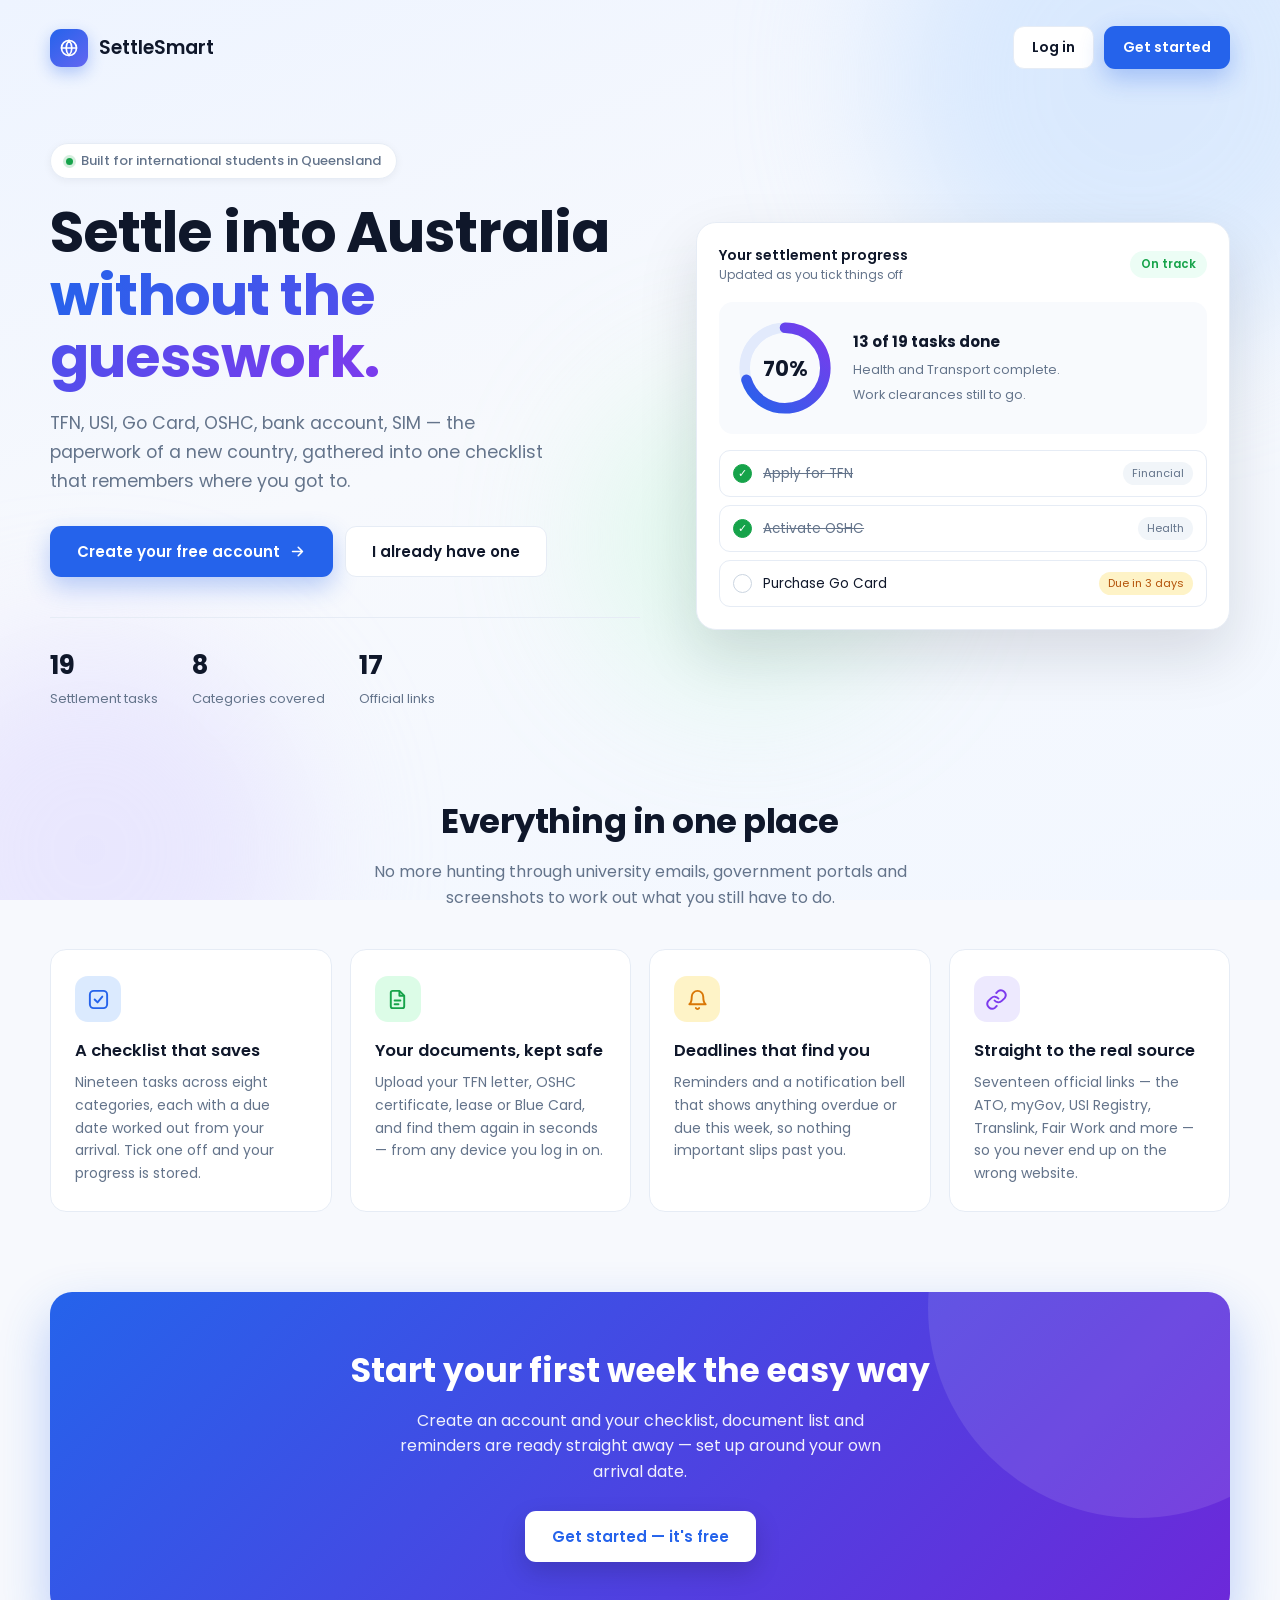
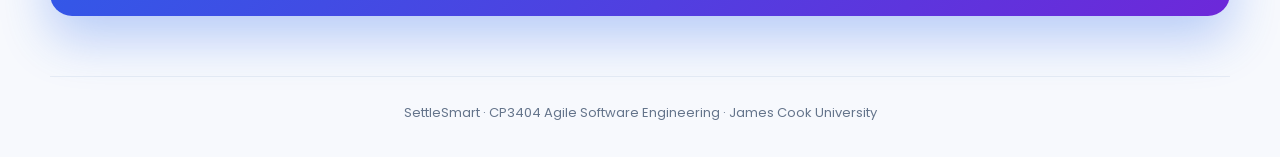
<file: frontend/index.html>
<!DOCTYPE html>
<html lang="en">

<head>
    <meta charset="UTF-8">
    <meta name="viewport" content="width=device-width, initial-scale=1.0">
    <title>SettleSmart — Settle into Australia with confidence</title>
    <meta name="description"
          content="SettleSmart helps newly arrived international students in Australia track settlement tasks, store documents and never miss a deadline.">

    <link rel="preconnect" href="https://fonts.googleapis.com">
    <link rel="preconnect" href="https://fonts.gstatic.com" crossorigin>
    <link href="https://fonts.googleapis.com/css2?family=Poppins:wght@400;500;600;700&display=swap" rel="stylesheet">

    <link rel="stylesheet" href="css/landing.css">
</head>

<body>

<!-- Soft colour washes behind the whole page -->
<div class="backdrop">
    <span class="blob blob-1"></span>
    <span class="blob blob-2"></span>
    <span class="blob blob-3"></span>
</div>

<div class="wrap">

    <!-- ============ Header ============ -->
    <header class="site-header">
        <div class="brand">
            <span class="brand-mark">
                <svg width="20" height="20" viewBox="0 0 24 24" fill="none" stroke="currentColor" stroke-width="2">
                    <circle cx="12" cy="12" r="9"/>
                    <path d="M3 12h18M12 3a13.5 13.5 0 0 1 0 18M12 3a13.5 13.5 0 0 0 0 18" stroke-linecap="round"/>
                </svg>
            </span>
            SettleSmart
        </div>

        <div class="header-actions">
            <a href="pages/login.html" class="btn btn-ghost btn-sm">Log in</a>
            <a href="pages/register.html" class="btn btn-primary btn-sm">Get started</a>
        </div>
    </header>

    <!-- ============ Hero ============ -->
    <section class="hero">

        <div class="hero-copy">
            <span class="eyebrow">
                <span class="dot"></span>
                Built for international students in Queensland
            </span>

            <h1>
                Settle into Australia
                <span class="accent">without the guesswork.</span>
            </h1>

            <p class="hero-lead">
                TFN, USI, Go Card, OSHC, bank account, SIM — the paperwork of a new
                country, gathered into one checklist that remembers where you got to.
            </p>

            <div class="hero-actions">
                <a href="pages/register.html" class="btn btn-primary">
                    Create your free account
                    <svg width="17" height="17" viewBox="0 0 24 24" fill="none" stroke="currentColor" stroke-width="2.2">
                        <path d="M5 12h14M13 6l6 6-6 6" stroke-linecap="round" stroke-linejoin="round"/>
                    </svg>
                </a>
                <a href="pages/login.html" class="btn btn-ghost">I already have one</a>
            </div>

            <div class="hero-stats">
                <div class="hero-stat">
                    <strong>19</strong>
                    <span>Settlement tasks</span>
                </div>
                <div class="hero-stat">
                    <strong>8</strong>
                    <span>Categories covered</span>
                </div>
                <div class="hero-stat">
                    <strong>17</strong>
                    <span>Official links</span>
                </div>
            </div>
        </div>

        <!-- A small preview of what the dashboard looks like -->
        <div class="preview">
            <div class="preview-head">
                <div>
                    <p class="preview-title">Your settlement progress</p>
                    <p class="preview-sub">Updated as you tick things off</p>
                </div>
                <span class="preview-chip">On track</span>
            </div>

            <div class="ring-row">
                <div class="ring">
                    <svg viewBox="0 0 100 100">
                        <defs>
                            <linearGradient id="ringGradient" x1="0" y1="0" x2="1" y2="1">
                                <stop offset="0%" stop-color="#2563eb"/>
                                <stop offset="100%" stop-color="#7c3aed"/>
                            </linearGradient>
                        </defs>
                        <circle class="ring-track" cx="50" cy="50" r="42"/>
                        <circle class="ring-fill" cx="50" cy="50" r="42"/>
                    </svg>
                    <span class="ring-label">70%</span>
                </div>

                <div class="ring-text">
                    <strong>13 of 19 tasks done</strong>
                    <span>Health and Transport complete.<br>Work clearances still to go.</span>
                </div>
            </div>

            <div class="preview-list">
                <div class="preview-item done">
                    <span class="tick">✓</span>
                    <span class="preview-name">Apply for TFN</span>
                    <span class="preview-tag">Financial</span>
                </div>
                <div class="preview-item done">
                    <span class="tick">✓</span>
                    <span class="preview-name">Activate OSHC</span>
                    <span class="preview-tag">Health</span>
                </div>
                <div class="preview-item">
                    <span class="tick">✓</span>
                    <span class="preview-name">Purchase Go Card</span>
                    <span class="preview-tag due">Due in 3 days</span>
                </div>
            </div>
        </div>

    </section>

    <!-- ============ Features ============ -->
    <section class="features">

        <div class="section-head reveal">
            <h2>Everything in one place</h2>
            <p>
                No more hunting through university emails, government portals and
                screenshots to work out what you still have to do.
            </p>
        </div>

        <div class="feature-grid">

            <article class="feature reveal">
                <div class="feature-icon blue">
                    <svg viewBox="0 0 24 24" fill="none" stroke="currentColor" stroke-width="2">
                        <rect x="3" y="3" width="18" height="18" rx="4"/>
                        <path d="m8 12 3 3 5-6" stroke-linecap="round" stroke-linejoin="round"/>
                    </svg>
                </div>
                <h3>A checklist that saves</h3>
                <p>
                    Nineteen tasks across eight categories, each with a due date worked
                    out from your arrival. Tick one off and your progress is stored.
                </p>
            </article>

            <article class="feature reveal">
                <div class="feature-icon green">
                    <svg viewBox="0 0 24 24" fill="none" stroke="currentColor" stroke-width="2">
                        <path d="M14 3H7a2 2 0 0 0-2 2v14a2 2 0 0 0 2 2h10a2 2 0 0 0 2-2V8z" stroke-linejoin="round"/>
                        <path d="M14 3v5h5" stroke-linejoin="round"/>
                        <path d="M9 13h6M9 17h4" stroke-linecap="round"/>
                    </svg>
                </div>
                <h3>Your documents, kept safe</h3>
                <p>
                    Upload your TFN letter, OSHC certificate, lease or Blue Card, and
                    find them again in seconds — from any device you log in on.
                </p>
            </article>

            <article class="feature reveal">
                <div class="feature-icon amber">
                    <svg viewBox="0 0 24 24" fill="none" stroke="currentColor" stroke-width="2">
                        <path d="M6 9a6 6 0 0 1 12 0c0 6 2.5 8 2.5 8h-17S6 15 6 9" stroke-linecap="round" stroke-linejoin="round"/>
                        <path d="M10.3 21a1.94 1.94 0 0 0 3.4 0" stroke-linecap="round"/>
                    </svg>
                </div>
                <h3>Deadlines that find you</h3>
                <p>
                    Reminders and a notification bell that shows anything overdue or
                    due this week, so nothing important slips past you.
                </p>
            </article>

            <article class="feature reveal">
                <div class="feature-icon purple">
                    <svg viewBox="0 0 24 24" fill="none" stroke="currentColor" stroke-width="2">
                        <path d="M10 13a5 5 0 0 0 7.5.5l3-3a5 5 0 0 0-7-7l-1.7 1.7" stroke-linecap="round" stroke-linejoin="round"/>
                        <path d="M14 11a5 5 0 0 0-7.5-.5l-3 3a5 5 0 0 0 7 7l1.7-1.7" stroke-linecap="round" stroke-linejoin="round"/>
                    </svg>
                </div>
                <h3>Straight to the real source</h3>
                <p>
                    Seventeen official links — the ATO, myGov, USI Registry, Translink,
                    Fair Work and more — so you never end up on the wrong website.
                </p>
            </article>

        </div>
    </section>

    <!-- ============ Closing call to action ============ -->
    <section class="cta reveal">
        <h2>Start your first week the easy way</h2>
        <p>
            Create an account and your checklist, document list and reminders are
            ready straight away — set up around your own arrival date.
        </p>
        <a href="pages/register.html" class="btn">Get started — it's free</a>
    </section>

    <footer class="site-footer">
        SettleSmart · CP3404 Agile Software Engineering · James Cook University
    </footer>

</div>

<script src="js/api.js"></script>
<script src="js/landing.js"></script>

</body>

</html>
</file>
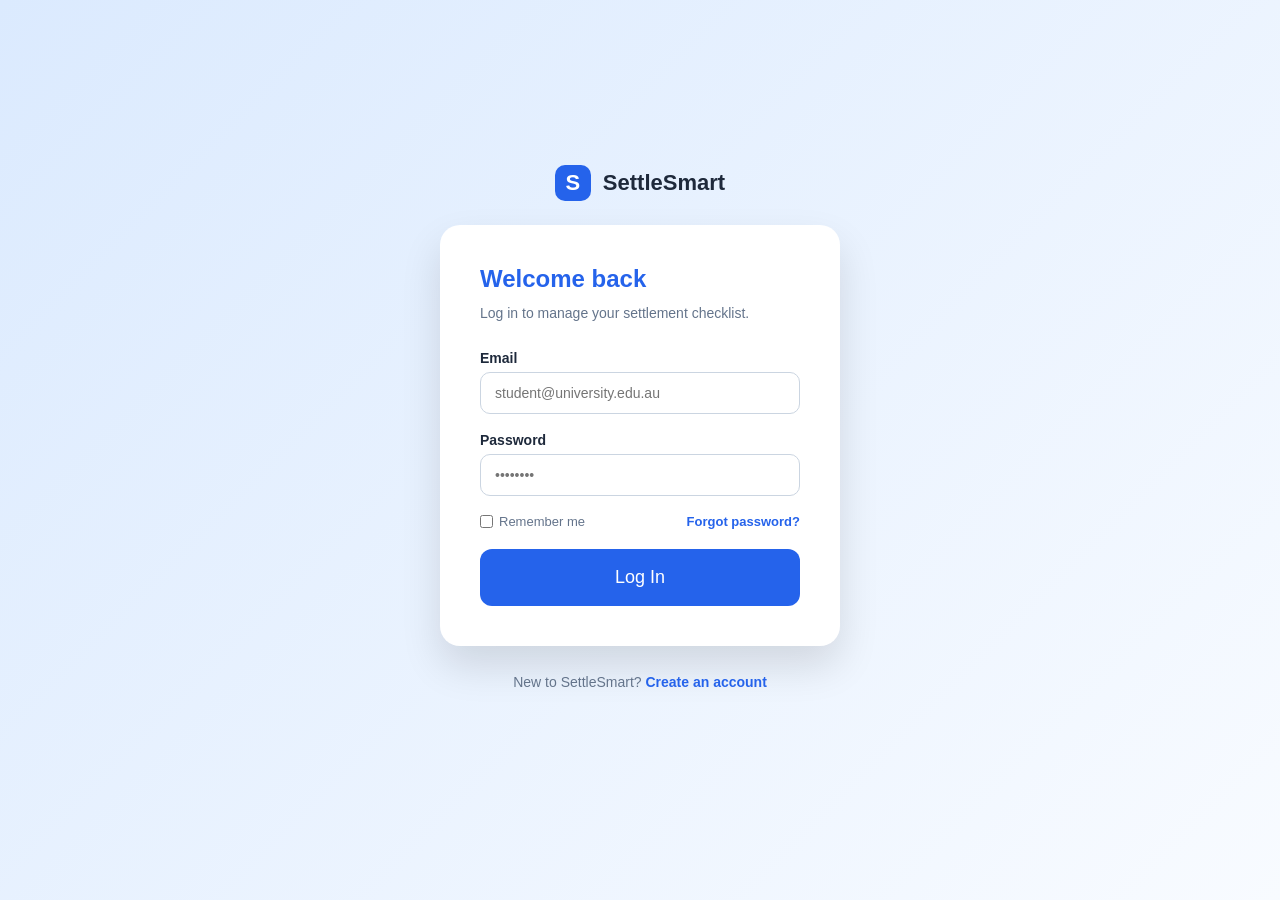
<file: frontend/pages/checklist.html>
<!DOCTYPE html>
<html lang="en">

<head>
    <meta charset="UTF-8">
    <meta name="viewport" content="width=device-width, initial-scale=1.0">
    <title>Settlement Checklist | SettleSmart</title>

    <link href="https://fonts.googleapis.com/css2?family=Poppins:wght@400;500;600;700&display=swap" rel="stylesheet">
    <link rel="stylesheet" href="../css/checklist.css">
    <link rel="stylesheet" href="../css/app.css">
</head>

<body>

<div class="app">

    <!-- ============ Sidebar ============ -->
    <aside class="sidebar">

        <div class="logo">
            <span class="logo-mark">S</span>
            <span class="logo-text">SettleSmart</span>
        </div>

        <nav class="nav-links">
            <a href="dashboard.html" class="nav-link">Dashboard</a>
            <a href="checklist.html" class="nav-link active">Settlement Checklist</a>
            <a href="documents.html" class="nav-link">Documents</a>
            <a href="reminders.html" class="nav-link">Reminders</a>
            <a href="resources.html" class="nav-link">Official Resources</a>
            <a href="profile.html" class="nav-link">Profile</a>
            <a href="settings.html" class="nav-link">Settings</a>
        </nav>

        <div class="sidebar-spacer"></div>

        <div class="sidebar-footer">
            <div class="sidebar-user">
                <div class="avatar" data-user-initials>ST</div>
                <div>
                    <p class="sidebar-user-name" data-user-name>Student</p>
                    <p class="sidebar-user-role">Int. Student · QLD</p>
                </div>
            </div>

            <a href="../index.html" class="logout-link">Logout</a>
        </div>

    </aside>

    <!-- ============ Main ============ -->
    <main class="main">

        <header class="page-header">
            <div>
                <h1 class="page-title">Settlement checklist</h1>
                <p class="page-subtitle">Track the essential setup tasks after arriving in Australia.</p>
            </div>
            <div class="avatar" data-user-initials>ST</div>
        </header>

        <section class="checklist-summary card">
            <div>
                <p class="checklist-summary-label">Overall progress</p>
                <p class="checklist-summary-value" id="checklistSummary">Loading your checklist…</p>
            </div>
            <div class="progress-track">
                <div class="progress-fill" id="checklistBar" style="width: 0%;"></div>
            </div>
        </section>

        <div class="filter-bar" id="filterBar"></div>

        <div id="checklistGroups"></div>

        <p class="empty-state" id="checklistEmpty">No tasks in this category yet.</p>

    </main>

</div>

<script src="../js/api.js"></script>
<script src="../js/user.js"></script>
<script src="../js/checklist.js"></script>

</body>

</html>
</file>
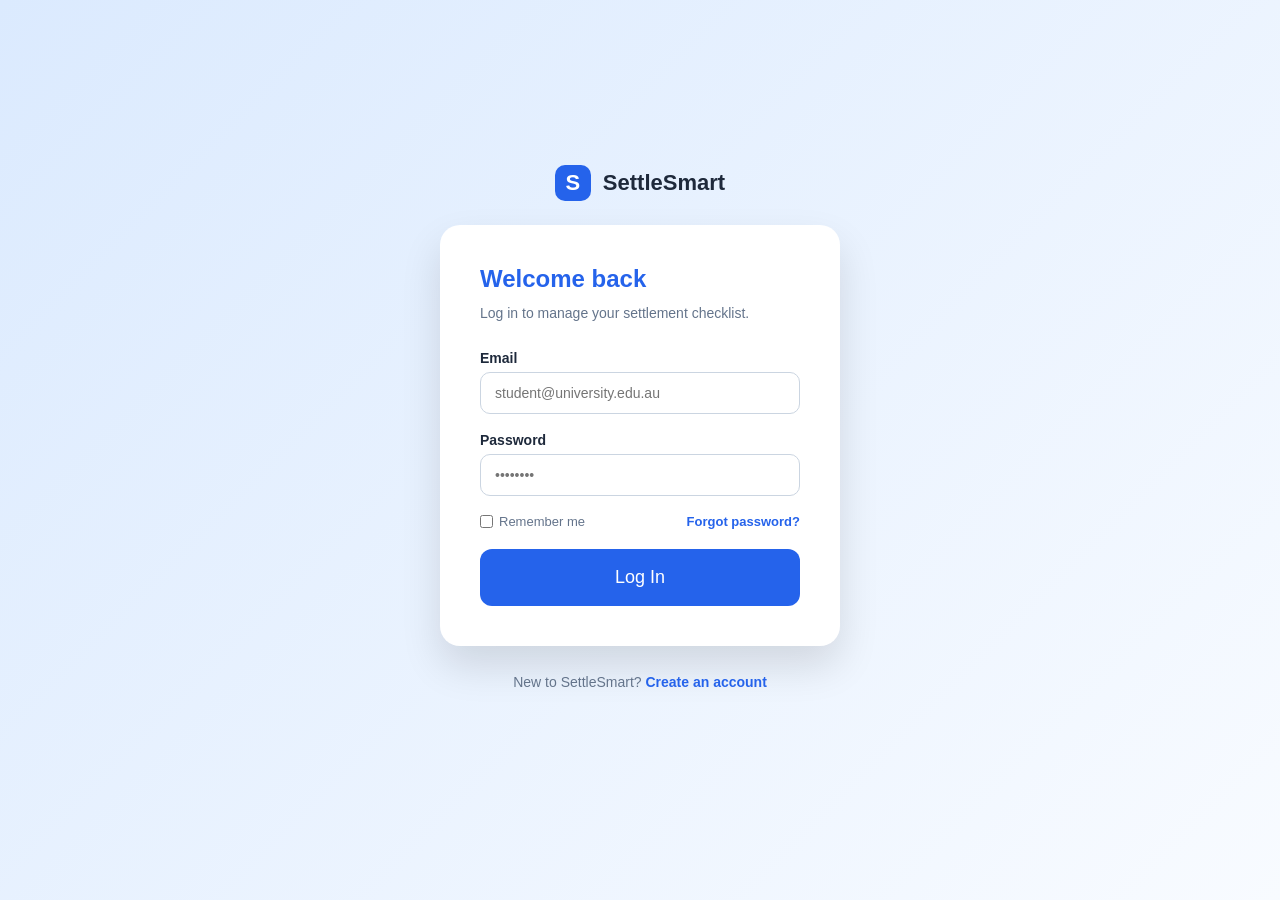
<file: frontend/pages/dashboard.html>
<!DOCTYPE html>
<html lang="en">

<head>
    <meta charset="UTF-8">
    <meta name="viewport" content="width=device-width, initial-scale=1.0">
    <title>Dashboard | SettleSmart</title>

    <link rel="preconnect" href="https://fonts.googleapis.com">
    <link rel="preconnect" href="https://fonts.gstatic.com" crossorigin>
    <link href="https://fonts.googleapis.com/css2?family=Poppins:wght@400;500;600;700&display=swap" rel="stylesheet">

    <link rel="stylesheet" href="../css/style.css">
    <link rel="stylesheet" href="../css/dashboard.css">
    <link rel="stylesheet" href="../css/app.css">
</head>

<body>

<div class="dashboard">

    <!-- ============ Sidebar ============ -->
    <aside class="sidebar">

        <div class="logo">
            <span class="logo-mark">
                <svg width="20" height="20" viewBox="0 0 24 24" fill="none" stroke="currentColor" stroke-width="2">
                    <circle cx="12" cy="12" r="9"/>
                    <path d="M3 12h18M12 3a13.5 13.5 0 0 1 0 18M12 3a13.5 13.5 0 0 0 0 18" stroke-linecap="round"/>
                </svg>
            </span>
            <span class="logo-text">SettleSmart</span>
        </div>

        <nav class="nav-menu">

            <a href="dashboard.html" class="nav-link active">
                <svg width="20" height="20" viewBox="0 0 24 24" fill="none" stroke="currentColor" stroke-width="2">
                    <rect x="3" y="3" width="7" height="7" rx="1"/>
                    <rect x="14" y="3" width="7" height="7" rx="1"/>
                    <rect x="3" y="14" width="7" height="7" rx="1"/>
                    <rect x="14" y="14" width="7" height="7" rx="1"/>
                </svg>
                Dashboard
            </a>

            <a href="checklist.html" class="nav-link">
                <svg width="20" height="20" viewBox="0 0 24 24" fill="none" stroke="currentColor" stroke-width="2">
                    <rect x="3" y="3" width="18" height="18" rx="3"/>
                    <path d="m8 12 3 3 5-6" stroke-linecap="round" stroke-linejoin="round"/>
                </svg>
                Settlement Checklist
            </a>

            <a href="documents.html" class="nav-link">
                <svg width="20" height="20" viewBox="0 0 24 24" fill="none" stroke="currentColor" stroke-width="2">
                    <path d="M14 2H6a2 2 0 0 0-2 2v16a2 2 0 0 0 2 2h12a2 2 0 0 0 2-2V8z" stroke-linejoin="round"/>
                    <path d="M14 2v6h6" stroke-linejoin="round"/>
                    <path d="M8 13h8M8 17h5" stroke-linecap="round"/>
                </svg>
                Documents
            </a>

            <a href="reminders.html" class="nav-link">
                <svg width="20" height="20" viewBox="0 0 24 24" fill="none" stroke="currentColor" stroke-width="2">
                    <path d="M6 8a6 6 0 0 1 12 0c0 7 3 9 3 9H3s3-2 3-9" stroke-linecap="round" stroke-linejoin="round"/>
                    <path d="M10.3 21a1.94 1.94 0 0 0 3.4 0" stroke-linecap="round"/>
                </svg>
                Reminders
            </a>

            <a href="resources.html" class="nav-link">
                <svg width="20" height="20" viewBox="0 0 24 24" fill="none" stroke="currentColor" stroke-width="2">
                    <circle cx="12" cy="12" r="9"/>
                    <path d="M3 12h18M12 3a13.5 13.5 0 0 1 0 18M12 3a13.5 13.5 0 0 0 0 18" stroke-linecap="round"/>
                </svg>
                Official Resources
            </a>

            <a href="profile.html" class="nav-link">
                <svg width="20" height="20" viewBox="0 0 24 24" fill="none" stroke="currentColor" stroke-width="2">
                    <circle cx="12" cy="8" r="4"/>
                    <path d="M4 21c0-4 3.6-6 8-6s8 2 8 6" stroke-linecap="round"/>
                </svg>
                Profile
            </a>

            <a href="settings.html" class="nav-link">
                <svg width="20" height="20" viewBox="0 0 24 24" fill="none" stroke="currentColor" stroke-width="2">
                    <circle cx="12" cy="12" r="3"/>
                    <path d="M19.4 15a1.65 1.65 0 0 0 .33 1.82l.06.06a2 2 0 1 1-2.83 2.83l-.06-.06a1.65 1.65 0 0 0-1.82-.33 1.65 1.65 0 0 0-1 1.51V21a2 2 0 1 1-4 0v-.09a1.65 1.65 0 0 0-1-1.51 1.65 1.65 0 0 0-1.82.33l-.06.06a2 2 0 1 1-2.83-2.83l.06-.06a1.65 1.65 0 0 0 .33-1.82 1.65 1.65 0 0 0-1.51-1H3a2 2 0 1 1 0-4h.09a1.65 1.65 0 0 0 1.51-1 1.65 1.65 0 0 0-.33-1.82l-.06-.06a2 2 0 1 1 2.83-2.83l.06.06a1.65 1.65 0 0 0 1.82.33 1.65 1.65 0 0 0 1-1.51V3a2 2 0 1 1 4 0v.09a1.65 1.65 0 0 0 1 1.51 1.65 1.65 0 0 0 1.82-.33l.06-.06a2 2 0 1 1 2.83 2.83l-.06.06a1.65 1.65 0 0 0-.33 1.82 1.65 1.65 0 0 0 1.51 1H21a2 2 0 1 1 0 4h-.09a1.65 1.65 0 0 0-1.51 1z" stroke-linejoin="round"/>
                </svg>
                Settings
            </a>

        </nav>

        <div class="sidebar-spacer"></div>

        <div class="sidebar-footer">
            <div class="sidebar-user">
                <div class="avatar" data-user-initials>PS</div>
                <div>
                    <p class="sidebar-user-name" data-user-name>Patience Shirandula</p>
                    <p class="sidebar-user-role">Int. Student &middot; QLD</p>
                </div>
            </div>

            <a href="../index.html" class="logout-link">
                <svg width="18" height="18" viewBox="0 0 24 24" fill="none" stroke="currentColor" stroke-width="2">
                    <path d="M9 21H5a2 2 0 0 1-2-2V5a2 2 0 0 1 2-2h4" stroke-linecap="round" stroke-linejoin="round"/>
                    <path d="m16 17 5-5-5-5M21 12H9" stroke-linecap="round" stroke-linejoin="round"/>
                </svg>
                Logout
            </a>
        </div>

    </aside>

    <!-- ============ Main ============ -->
    <main class="main-content">

        <!-- Top bar -->
        <header class="topbar">
            <label class="search-box">
                <svg width="18" height="18" viewBox="0 0 24 24" fill="none" stroke="currentColor" stroke-width="2">
                    <circle cx="11" cy="11" r="7"/>
                    <path d="m20 20-3.5-3.5" stroke-linecap="round"/>
                </svg>
                <input type="search" placeholder="Search tasks, documents…" aria-label="Search tasks and documents">
            </label>

            <div class="topbar-right">
                <button class="bell" type="button" aria-label="Notifications">
                    <svg width="18" height="18" viewBox="0 0 24 24" fill="none" stroke="currentColor" stroke-width="2">
                        <path d="M6 8a6 6 0 0 1 12 0c0 7 3 9 3 9H3s3-2 3-9" stroke-linecap="round" stroke-linejoin="round"/>
                        <path d="M10.3 21a1.94 1.94 0 0 0 3.4 0" stroke-linecap="round"/>
                    </svg>
                    <span class="bell-dot"></span>
                </button>

                <div class="avatar" data-user-initials>PS</div>

                <div>
                    <p class="topbar-name" data-user-name>Patience Shirandula</p>
                    <p class="topbar-role">Student</p>
                </div>
            </div>
        </header>

        <!-- Welcome -->
        <section class="welcome">
            <h1 class="welcome-title" data-user-welcome>Welcome back 👋</h1>
            <p class="welcome-subtitle" data-user-subtitle>Continue your settlement journey in Australia.</p>
        </section>

        <!-- Overview: progress + stats -->
        <section class="overview-row">

            <!-- Settlement progress -->
            <div class="card progress-card">

                <div class="progress-card-header">
                    <div>
                        <h2 class="card-title">Settlement Progress</h2>
                        <p class="card-subtitle" id="progressSubtitle">Loading…</p>
                    </div>
                    <svg width="22" height="22" viewBox="0 0 24 24" fill="none" stroke="currentColor" stroke-width="2">
                        <path d="m3 17 6-6 4 4 8-8" stroke-linecap="round" stroke-linejoin="round"/>
                        <path d="M15 7h6v6" stroke-linecap="round" stroke-linejoin="round"/>
                    </svg>
                </div>

                <div class="donut">
                    <svg viewBox="0 0 200 200">
                        <circle class="donut-track" cx="100" cy="100" r="82"/>
                        <circle class="donut-fill" id="donutFill" cx="100" cy="100" r="82"/>
                    </svg>
                    <div class="donut-label">
                        <span class="donut-value" id="donutValue">0%</span>
                        <span class="donut-caption">Complete</span>
                    </div>
                </div>

                <div class="linear-progress">
                    <div class="linear-labels">
                        <span class="done" id="progressDone">0 completed</span>
                        <span class="left" id="progressLeft">0 remaining</span>
                    </div>
                    <div class="progress-track">
                        <div class="progress-fill" id="progressBar" style="width: 0%;"></div>
                    </div>
                </div>

                <p class="notice" id="attentionNotice" hidden>
                    <svg width="18" height="18" viewBox="0 0 24 24" fill="none" stroke="currentColor" stroke-width="2">
                        <circle cx="12" cy="12" r="9"/>
                        <path d="M12 8v5" stroke-linecap="round"/>
                        <circle cx="12" cy="16.5" r="1.2" fill="currentColor" stroke="none"/>
                    </svg>
                    <span id="attentionText"></span>
                </p>

            </div>

            <!-- Stat cards -->
            <div class="stat-grid">

                <div class="card stat-card">
                    <span class="stat-icon green">
                        <svg width="22" height="22" viewBox="0 0 24 24" fill="none" stroke="currentColor" stroke-width="2">
                            <circle cx="12" cy="12" r="9"/>
                            <path d="m8.5 12 2.5 2.5 4.5-5" stroke-linecap="round" stroke-linejoin="round"/>
                        </svg>
                    </span>
                    <div>
                        <p class="stat-value" id="statCompleted">0</p>
                        <p class="stat-label">Completed Tasks</p>
                    </div>
                </div>

                <div class="card stat-card">
                    <span class="stat-icon amber">
                        <svg width="22" height="22" viewBox="0 0 24 24" fill="none" stroke="currentColor" stroke-width="2">
                            <circle cx="12" cy="12" r="9"/>
                            <path d="M12 7v5l3 2" stroke-linecap="round" stroke-linejoin="round"/>
                        </svg>
                    </span>
                    <div>
                        <p class="stat-value" id="statPendingTasks">0</p>
                        <p class="stat-label">Pending Tasks</p>
                    </div>
                </div>

                <div class="card stat-card">
                    <span class="stat-icon blue">
                        <svg width="22" height="22" viewBox="0 0 24 24" fill="none" stroke="currentColor" stroke-width="2">
                            <path d="M6 8a6 6 0 0 1 12 0c0 7 3 9 3 9H3s3-2 3-9" stroke-linecap="round" stroke-linejoin="round"/>
                            <path d="M10.3 21a1.94 1.94 0 0 0 3.4 0" stroke-linecap="round"/>
                        </svg>
                    </span>
                    <div>
                        <p class="stat-value" id="statReminders">0</p>
                        <p class="stat-label">Upcoming Reminders</p>
                    </div>
                </div>

                <div class="card stat-card">
                    <span class="stat-icon purple">
                        <svg width="22" height="22" viewBox="0 0 24 24" fill="none" stroke="currentColor" stroke-width="2">
                            <path d="M21 15v4a2 2 0 0 1-2 2H5a2 2 0 0 1-2-2v-4" stroke-linecap="round" stroke-linejoin="round"/>
                            <path d="m7 8 5-5 5 5M12 3v12" stroke-linecap="round" stroke-linejoin="round"/>
                        </svg>
                    </span>
                    <div>
                        <p class="stat-value" id="statDocuments">0</p>
                        <p class="stat-label">Documents Uploaded</p>
                    </div>
                </div>

            </div>

        </section>

        <!-- Quick actions -->
        <section class="quick-actions">

            <a class="action-btn blue" href="documents.html">
                <svg width="18" height="18" viewBox="0 0 24 24" fill="none" stroke="currentColor" stroke-width="2">
                    <path d="M21 15v4a2 2 0 0 1-2 2H5a2 2 0 0 1-2-2v-4" stroke-linecap="round" stroke-linejoin="round"/>
                    <path d="m7 8 5-5 5 5M12 3v12" stroke-linecap="round" stroke-linejoin="round"/>
                </svg>
                Add Document
            </a>

            <a class="action-btn green" href="checklist.html">
                <svg width="18" height="18" viewBox="0 0 24 24" fill="none" stroke="currentColor" stroke-width="2">
                    <circle cx="12" cy="12" r="9"/>
                    <path d="m8.5 12 2.5 2.5 4.5-5" stroke-linecap="round" stroke-linejoin="round"/>
                </svg>
                Mark Task Complete
            </a>

            <a class="action-btn orange" href="reminders.html">
                <svg width="18" height="18" viewBox="0 0 24 24" fill="none" stroke="currentColor" stroke-width="2">
                    <path d="M6 8a6 6 0 0 1 12 0c0 7 3 9 3 9H3s3-2 3-9" stroke-linecap="round" stroke-linejoin="round"/>
                    <path d="M10.3 21a1.94 1.94 0 0 0 3.4 0" stroke-linecap="round"/>
                </svg>
                Create Reminder
            </a>

            <a class="action-btn purple" href="checklist.html">
                <svg width="18" height="18" viewBox="0 0 24 24" fill="none" stroke="currentColor" stroke-width="2">
                    <rect x="3" y="3" width="18" height="18" rx="3"/>
                    <path d="m8 12 3 3 5-6" stroke-linecap="round" stroke-linejoin="round"/>
                </svg>
                View Checklist
            </a>

        </section>

        <!-- Settlement categories -->
        <section class="categories">

            <div class="section-header">
                <h2 class="section-title">Settlement Categories</h2>
                <a href="checklist.html" class="link-more">
                    View All
                    <svg width="15" height="15" viewBox="0 0 24 24" fill="none" stroke="currentColor" stroke-width="2">
                        <path d="m9 18 6-6-6-6" stroke-linecap="round" stroke-linejoin="round"/>
                    </svg>
                </a>
            </div>

            <div class="category-grid" id="categoryGrid"></div>

        </section>

        <!-- Pending tasks + activity -->
        <section class="tasks-row">

            <div class="card tasks-card">

                <div class="section-header">
                    <div>
                        <h2 class="section-title">Pending Tasks</h2>
                        <p class="card-subtitle">5 tasks need your attention</p>
                    </div>
                    <a href="checklist.html" class="link-more">View All <svg width="15" height="15" viewBox="0 0 24 24" fill="none" stroke="currentColor" stroke-width="2"><path d="m9 18 6-6-6-6" stroke-linecap="round" stroke-linejoin="round"/></svg></a>
                </div>

                <table class="task-table">
                    <thead>
                        <tr>
                            <th scope="col">TASK</th>
                            <th scope="col">CATEGORY</th>
                            <th scope="col">PRIORITY</th>
                            <th scope="col">DUE DATE</th>
                        </tr>
                    </thead>
                    <tbody id="pendingTasksBody"></tbody>
                </table>

            </div>

            <div class="side-column">

                <!-- Recent activity -->
                <div class="card">
                    <h2 class="section-title">Recent Activity</h2>
                    <div class="activity-list" id="activityList"></div>
                </div>

                <!-- Tip -->
                <div class="tip-card">
                    <span class="tip-icon">
                        <svg width="18" height="18" viewBox="0 0 24 24" fill="none" stroke="currentColor" stroke-width="2">
                            <path d="M9 18h6M10 21h4" stroke-linecap="round"/>
                            <path d="M12 3a6 6 0 0 0-4 10.5c.8.7 1 1.5 1 2.5h6c0-1 .2-1.8 1-2.5A6 6 0 0 0 12 3z" stroke-linejoin="round"/>
                        </svg>
                    </span>
                    <div>
                        <p class="tip-title">Did you know?</p>
                        <p class="tip-body">Your USI is required before enrolling in any study units in Australia. Create yours before semester begins.</p>
                        <a href="resources.html" class="link-more">Learn More <svg width="15" height="15" viewBox="0 0 24 24" fill="none" stroke="currentColor" stroke-width="2"><path d="m9 18 6-6-6-6" stroke-linecap="round" stroke-linejoin="round"/></svg></a>
                    </div>
                </div>

                <!-- Upcoming reminders -->
                <div class="card">
                    <h2 class="section-title">Upcoming Reminders</h2>
                    <div class="reminder-list" id="upcomingReminders"></div>
                </div>

            </div>

        </section>

        <!-- Official resources -->
        <section class="resources">

            <div class="section-header">
                <h2 class="section-title">Official Resources</h2>
                <a href="resources.html" class="link-more">View All <svg width="15" height="15" viewBox="0 0 24 24" fill="none" stroke="currentColor" stroke-width="2"><path d="m9 18 6-6-6-6" stroke-linecap="round" stroke-linejoin="round"/></svg></a>
            </div>

            <div class="resource-grid" id="resourceGrid"></div>

        </section>

    </main>

</div>

<script src="../js/api.js"></script>
<script src="../js/user.js"></script>
<script src="../js/dashboard.js"></script>

</body>
</html>
</file>
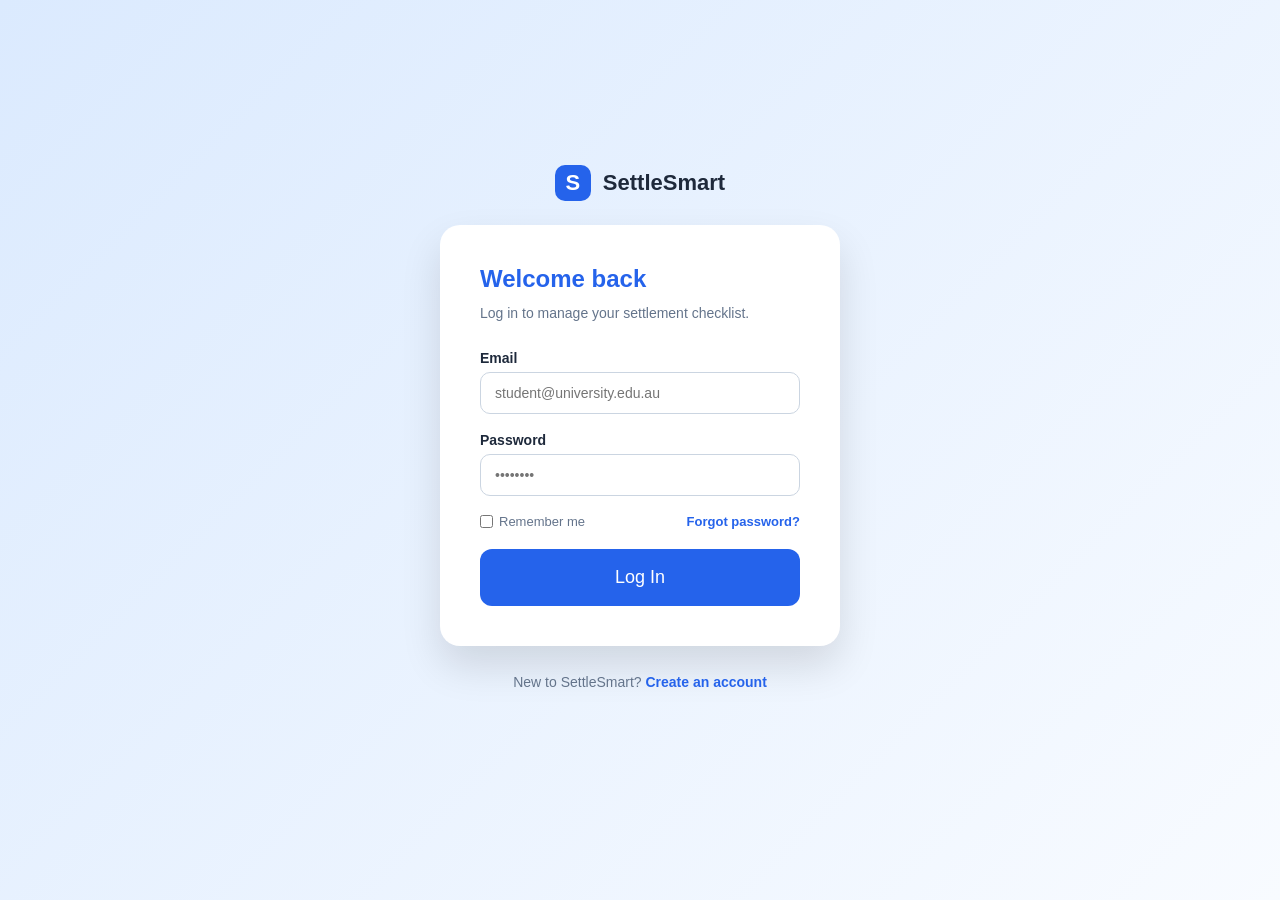
<file: frontend/pages/documents.html>
<!DOCTYPE html>
<html lang="en">

<head>
    <meta charset="UTF-8">
    <meta name="viewport" content="width=device-width, initial-scale=1.0">
    <title>Documents | SettleSmart</title>

    <link rel="preconnect" href="https://fonts.googleapis.com">
    <link rel="preconnect" href="https://fonts.gstatic.com" crossorigin>
    <link href="https://fonts.googleapis.com/css2?family=Poppins:wght@400;500;600;700&display=swap" rel="stylesheet">

    <link rel="stylesheet" href="../css/dashboard.css">
    <link rel="stylesheet" href="../css/documents.css">
    <link rel="stylesheet" href="../css/app.css">
</head>

<body>

<div class="dashboard">

    <aside class="sidebar">

        <div class="logo">
            <span class="logo-mark">S</span>
            <span class="logo-text">SettleSmart</span>
        </div>

        <nav class="nav-menu">
            <a href="dashboard.html" class="nav-link">Dashboard</a>
            <a href="checklist.html" class="nav-link">Settlement Checklist</a>
            <a href="documents.html" class="nav-link active">Documents</a>
            <a href="reminders.html" class="nav-link">Reminders</a>
            <a href="resources.html" class="nav-link">Official Resources</a>
            <a href="profile.html" class="nav-link">Profile</a>
            <a href="settings.html" class="nav-link">Settings</a>
        </nav>

        <div class="sidebar-spacer"></div>

        <div class="sidebar-footer">
            <div class="sidebar-user">
                <div class="avatar" data-user-initials>ST</div>
                <div>
                    <p class="sidebar-user-name" data-user-name>Student</p>
                    <p class="sidebar-user-role">Int. Student · QLD</p>
                </div>
            </div>

            <a href="../index.html" class="logout-link">Logout</a>
        </div>

    </aside>

    <main class="main-content">

        <header class="topbar">
            <label class="search-box">
                <svg width="18" height="18" viewBox="0 0 24 24" fill="none" stroke="currentColor" stroke-width="2">
                    <circle cx="11" cy="11" r="7"/>
                    <path d="m20 20-3.5-3.5" stroke-linecap="round"/>
                </svg>
                <input type="search" id="documentSearch" placeholder="Search your documents…" aria-label="Search documents">
            </label>

            <div class="topbar-right">
                <button class="bell" type="button" aria-label="Notifications">
                    <svg width="18" height="18" viewBox="0 0 24 24" fill="none" stroke="currentColor" stroke-width="2">
                        <path d="M6 8a6 6 0 0 1 12 0c0 7 3 9 3 9H3s3-2 3-9" stroke-linecap="round" stroke-linejoin="round"/>
                        <path d="M10.3 21a1.94 1.94 0 0 0 3.4 0" stroke-linecap="round"/>
                    </svg>
                    <span class="bell-dot"></span>
                </button>

                <div class="avatar" data-user-initials>ST</div>

                <div>
                    <p class="topbar-name" data-user-name>Student</p>
                    <p class="topbar-role">Student</p>
                </div>
            </div>
        </header>

        <section class="page-heading">
            <h1>My Documents</h1>
            <p>Upload and manage your important documents securely.</p>
        </section>

        <section class="doc-stats-row">
            <div class="card doc-stat">
                <span class="doc-stat-icon green">
                    <svg width="20" height="20" viewBox="0 0 24 24" fill="none" stroke="currentColor" stroke-width="2">
                        <circle cx="12" cy="12" r="9"/>
                        <path d="m8.5 12 2.5 2.5 4.5-5" stroke-linecap="round" stroke-linejoin="round"/>
                    </svg>
                </span>
                <div>
                    <strong id="statUploaded">0</strong>
                    <span>Documents Uploaded</span>
                </div>
            </div>

            <div class="card doc-stat">
                <span class="doc-stat-icon amber">
                    <svg width="20" height="20" viewBox="0 0 24 24" fill="none" stroke="currentColor" stroke-width="2">
                        <circle cx="12" cy="12" r="9"/>
                        <path d="M12 7v5l3 3" stroke-linecap="round" stroke-linejoin="round"/>
                    </svg>
                </span>
                <div>
                    <strong id="statPending">0</strong>
                    <span>Still To Upload</span>
                </div>
            </div>

            <div class="card doc-stat">
                <span class="doc-stat-icon green">
                    <svg width="20" height="20" viewBox="0 0 24 24" fill="none" stroke="currentColor" stroke-width="2">
                        <path d="M21 15v4a2 2 0 0 1-2 2H5a2 2 0 0 1-2-2v-4" stroke-linecap="round" stroke-linejoin="round"/>
                        <path d="m7 8 5-5 5 5M12 3v12" stroke-linecap="round" stroke-linejoin="round"/>
                    </svg>
                </span>
                <div>
                    <strong id="statFiles">0</strong>
                    <span>Files Uploaded</span>
                </div>
            </div>
        </section>

        <button type="button" class="btn-add-document" id="addDocumentBtn">
            <svg width="18" height="18" viewBox="0 0 24 24" fill="none" stroke="currentColor" stroke-width="2">
                <path d="M21 15v4a2 2 0 0 1-2 2H5a2 2 0 0 1-2-2v-4" stroke-linecap="round" stroke-linejoin="round"/>
                <path d="m7 8 5-5 5 5M12 3v12" stroke-linecap="round" stroke-linejoin="round"/>
            </svg>
            Add Document
        </button>

        <div class="doc-filter-bar" id="docFilterBar"></div>

        <section class="card documents-card">
            <div class="section-header">
                <div>
                    <h2 class="card-title">Uploaded Documents</h2>
                    <p class="card-subtitle" id="documentsSubtitle">Loading…</p>
                </div>
            </div>

            <div class="documents-list-header">
                <span>Document</span>
                <span>Category</span>
                <span>Status</span>
                <span>Uploaded</span>
                <span style="text-align: right;">Actions</span>
            </div>

            <div id="documentsList"></div>

            <p id="documentsEmpty" class="documents-empty" hidden>No documents yet — click "Add Document" above to get started.</p>
        </section>

    </main>

</div>

<!-- Add document modal -->
<div class="modal-overlay" id="addDocumentModal" hidden>
    <div class="modal-card">
        <h2>Add a document</h2>

        <form id="addDocumentForm">
            <div class="form-group">
                <label for="docName">Document / card name</label>
                <input type="text" id="docName" name="document_name" required placeholder="e.g. Medicare Card">
            </div>

            <div class="form-group">
                <label for="docType">Category</label>
                <input type="text" id="docType" name="document_type" placeholder="e.g. Health">
            </div>

            <div class="form-group">
                <label for="docStatus">Status</label>
                <select id="docStatus" name="status">
                    <option value="Pending">Pending</option>
                    <option value="Completed">Verified</option>
                    <option value="Not Required">Not required</option>
                </select>
            </div>

            <div class="form-group">
                <label for="docNotes">Notes</label>
                <input type="text" id="docNotes" name="notes" placeholder="Optional notes">
            </div>

            <div class="form-group">
                <label>Attach a file <span class="label-hint">(optional)</span></label>
                <label class="file-field" for="docFile">
                    Click to choose a PDF or photo — up to 10 MB
                    <span class="file-field-name" id="docFileName"></span>
                    <input type="file" id="docFile" name="file"
                           accept=".pdf,.png,.jpg,.jpeg,.webp,.heic,.gif,.doc,.docx,.txt">
                </label>
            </div>

            <div class="modal-actions">
                <button type="button" class="btn-cancel" id="cancelAddDocument">Cancel</button>
                <button type="submit" class="btn-save-profile">Add document</button>
            </div>
        </form>
    </div>
</div>

<input type="file" id="rowFileInput" hidden
       accept=".pdf,.png,.jpg,.jpeg,.webp,.heic,.gif,.doc,.docx,.txt">

<script src="../js/api.js"></script>
<script src="../js/user.js"></script>
<script src="../js/documents.js"></script>

</body>

</html>
</file>
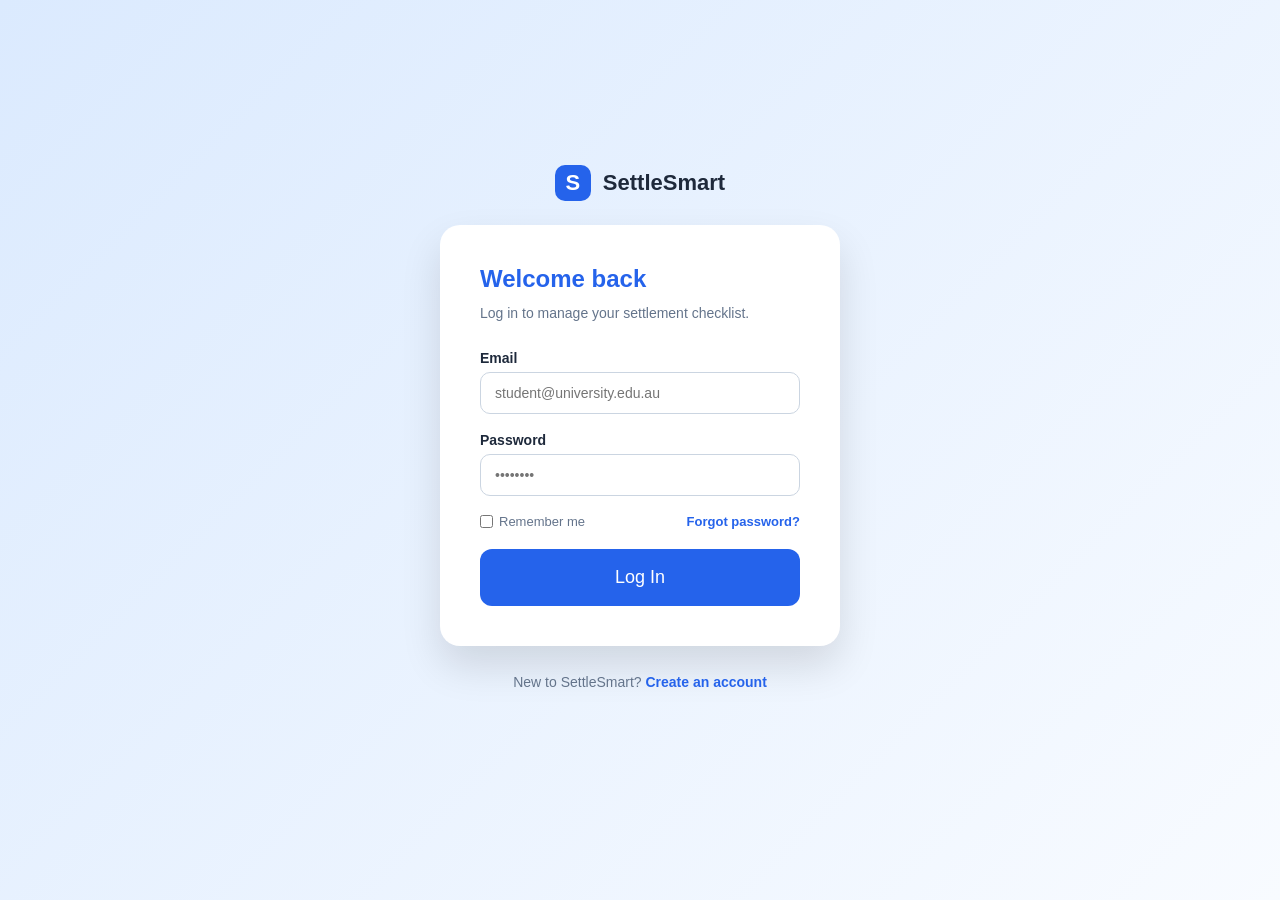
<file: frontend/pages/login.html>
<!DOCTYPE html>
<html lang="en">

<head>
    <meta charset="UTF-8">
    <meta name="viewport" content="width=device-width, initial-scale=1.0">
    <title>Log In | SettleSmart</title>

    <link rel="stylesheet" href="../css/style.css">
</head>

<body>

<div class="auth-page">

    <div class="auth-logo">
        <span class="logo-badge">S</span>
        <span>SettleSmart</span>
    </div>

    <div class="auth-card">

        <h1>Welcome back</h1>
        <p>Log in to manage your settlement checklist.</p>

        <form id="loginForm">

            <div class="form-group">
                <label for="email">Email</label>
                <input type="email" id="email" name="email" placeholder="student@university.edu.au" required>
            </div>

            <div class="form-group">
                <label for="password">Password</label>
                <input type="password" id="password" name="password" placeholder="••••••••" required>
            </div>

            <div class="form-row">
                <label class="checkbox">
                    <input type="checkbox" id="remember" name="remember">
                    Remember me
                </label>
                <a href="#" class="link">Forgot password?</a>
            </div>

            <p id="message" class="form-message"></p>

            <button type="submit" class="btn btn-block">Log In</button>

        </form>

    </div>

    <p class="auth-footer">New to SettleSmart? <a href="register.html" class="link">Create an account</a></p>

</div>

<script src="../js/api.js"></script>
<script src="../js/script.js"></script>

</body>

</html>
</file>
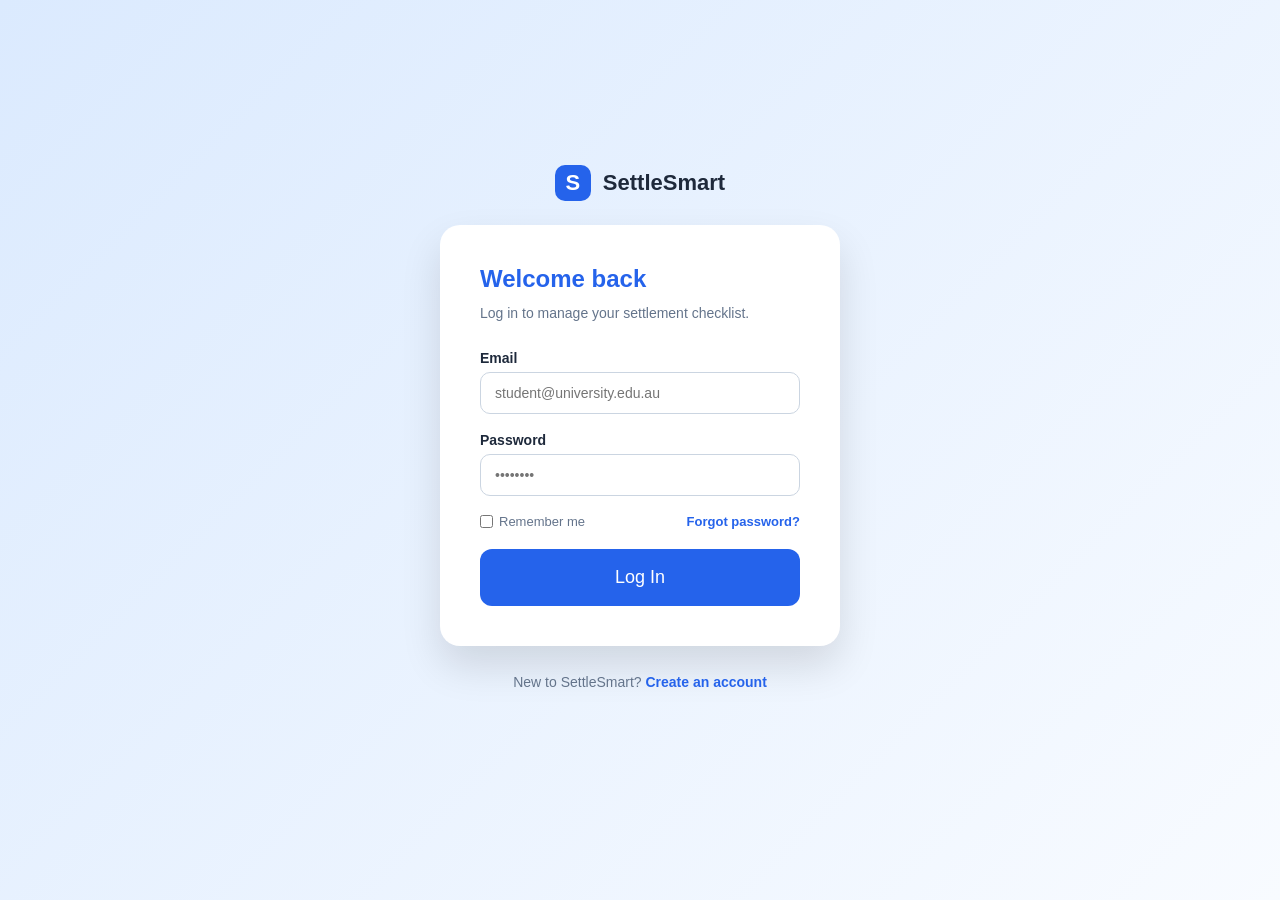
<file: frontend/pages/profile.html>
<!DOCTYPE html>
<html lang="en">

<head>
    <meta charset="UTF-8">
    <meta name="viewport" content="width=device-width, initial-scale=1.0">
    <title>Profile | SettleSmart</title>

    <link rel="preconnect" href="https://fonts.googleapis.com">
    <link rel="preconnect" href="https://fonts.gstatic.com" crossorigin>
    <link href="https://fonts.googleapis.com/css2?family=Poppins:wght@400;500;600;700&display=swap" rel="stylesheet">

    <link rel="stylesheet" href="../css/dashboard.css">
    <link rel="stylesheet" href="../css/profile.css">
    <link rel="stylesheet" href="../css/app.css">
</head>

<body>

<div class="dashboard">

    <aside class="sidebar">

        <div class="logo">
            <span class="logo-mark">S</span>
            <span class="logo-text">SettleSmart</span>
        </div>

        <nav class="nav-menu">
            <a href="dashboard.html" class="nav-link">Dashboard</a>
            <a href="checklist.html" class="nav-link">Settlement Checklist</a>
            <a href="documents.html" class="nav-link">Documents</a>
            <a href="reminders.html" class="nav-link">Reminders</a>
            <a href="resources.html" class="nav-link">Official Resources</a>
            <a href="profile.html" class="nav-link active">Profile</a>
            <a href="settings.html" class="nav-link">Settings</a>
        </nav>

        <div class="sidebar-spacer"></div>

        <div class="sidebar-footer">
            <div class="sidebar-user">
                <div class="avatar" data-user-initials>ST</div>
                <div>
                    <p class="sidebar-user-name" data-user-name>Student</p>
                    <p class="sidebar-user-role">International Student</p>
                </div>
            </div>

            <a href="../index.html" class="logout-link" id="logoutLink">
                Logout
            </a>
        </div>

    </aside>

    <main class="main-content profile-main">

        <header class="topbar">
            <label class="search-box">
                <input type="search" placeholder="Search tasks, documents...">
            </label>

            <div class="topbar-right">
                <div class="avatar" data-user-initials>ST</div>

                <div>
                    <p class="topbar-name" data-user-name>Student</p>
                    <p class="topbar-role">Student</p>
                </div>
            </div>
        </header>

        <section class="profile-heading">
            <h1>Profile</h1>
            <p>Your personal information and settlement details.</p>
        </section>

        <section class="profile-summary card">
            <div class="profile-summary-left">
                <div class="profile-avatar" data-user-initials>ST</div>

                <div>
                    <h2 data-user-name>Student</h2>
                    <p>International Student · Queensland</p>
                    <span class="verified-badge">Verified</span>
                </div>
            </div>

            <button type="button" class="btn-edit-profile" id="editProfileBtn">Edit Profile</button>
        </section>

        <section class="profile-stats">
            <article class="card profile-stat">
                <strong id="statProgress">0%</strong>
                <span>Settlement Progress</span>
            </article>

            <article class="card profile-stat">
                <strong id="statDocs">0</strong>
                <span>Documents Uploaded</span>
            </article>

            <article class="card profile-stat">
                <strong id="statTasks">0/0</strong>
                <span>Tasks Completed</span>
            </article>
        </section>

        <section class="card profile-section" id="personalInfoSection">
            <h2>Personal Information</h2>

            <div class="profile-row">
                <div>
                    <span>Full Name</span>
                    <p data-user-name>Student</p>
                    <input type="text" class="profile-edit-input" id="editFullName" hidden>
                </div>
            </div>

            <div class="profile-row">
                <div>
                    <span>Email Address</span>
                    <p data-user-email>student@email.com</p>
                </div>
            </div>

            <div class="profile-row">
                <div>
                    <span>University</span>
                    <p data-user-university>University</p>
                    <input type="text" class="profile-edit-input" id="editUniversity" hidden>
                </div>
            </div>

            <div class="profile-row">
                <div>
                    <span>Phone Number</span>
                    <p data-user-phone>Not set</p>
                    <input type="tel" class="profile-edit-input" id="editPhone"
                           placeholder="+61 400 000 000" hidden>
                </div>
            </div>

            <div class="profile-row">
                <div>
                    <span>Home Country</span>
                    <p data-user-country>Not set</p>
                    <input type="text" class="profile-edit-input" id="editCountry"
                           placeholder="e.g. Kenya" hidden>
                </div>
            </div>

            <div class="profile-row">
                <div>
                    <span>Arrival Date</span>
                    <p data-user-arrival>Not set</p>
                    <input type="date" class="profile-edit-input" id="editArrival" hidden>
                </div>
            </div>

            <div class="profile-edit-actions" id="profileEditActions" hidden>
                <button type="button" class="btn-cancel" id="cancelEditProfile">Cancel</button>
                <button type="button" class="btn-save-profile" id="saveProfileBtn">Save changes</button>
            </div>
        </section>

    </main>

</div>

<script src="../js/api.js"></script>
<script src="../js/user.js"></script>
<script src="../js/profile.js"></script>

</body>
</html>
</file>
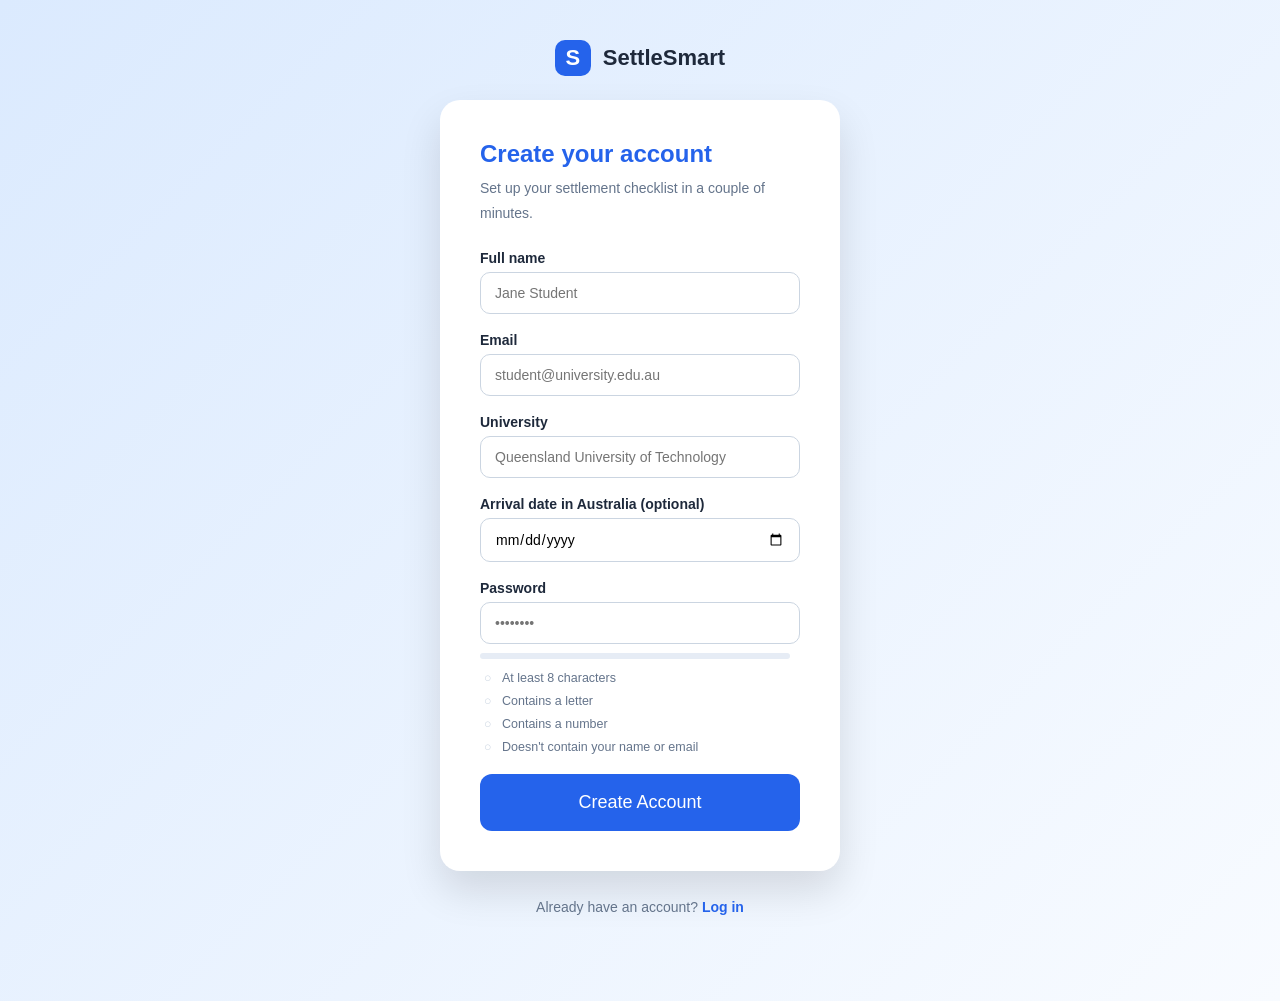
<file: frontend/pages/register.html>
<!DOCTYPE html>
<html lang="en">

<head>
    <meta charset="UTF-8">
    <meta name="viewport" content="width=device-width, initial-scale=1.0">
    <title>Create Account | SettleSmart</title>

    <link rel="stylesheet" href="../css/style.css">
</head>

<body>

<div class="auth-page">

    <div class="auth-logo">
        <span class="logo-badge">S</span>
        <span>SettleSmart</span>
    </div>

    <div class="auth-card">

        <h1>Create your account</h1>
        <p>Set up your settlement checklist in a couple of minutes.</p>

        <form id="registerForm">

            <div class="form-group">
                <label for="fullName">Full name</label>
                <input type="text" id="fullName" name="fullName" placeholder="Jane Student" required>
            </div>

            <div class="form-group">
                <label for="email">Email</label>
                <input type="email" id="email" name="email" placeholder="student@university.edu.au" required>
            </div>

            <div class="form-group">
                <label for="university">University</label>
                <input type="text" id="university" name="university" placeholder="Queensland University of Technology">
            </div>

            <div class="form-group">
                <label for="arrivalDate">Arrival date in Australia <span class="label-hint">(optional)</span></label>
                <input type="date" id="arrivalDate" name="arrivalDate">
            </div>

            <div class="form-group">
                <label for="password">Password</label>
                <input type="password" id="password" name="password" placeholder="••••••••"
                       required minlength="8" autocomplete="new-password">

                <div class="strength" id="passwordStrength" hidden>
                    <div class="strength-track"><div class="strength-fill" id="strengthFill"></div></div>
                    <span class="strength-label" id="strengthLabel"></span>
                </div>

                <ul class="password-rules" id="passwordRules">
                    <li data-rule="length">At least 8 characters</li>
                    <li data-rule="letter">Contains a letter</li>
                    <li data-rule="number">Contains a number</li>
                    <li data-rule="personal">Doesn't contain your name or email</li>
                </ul>
            </div>

            <p id="message" class="form-message"></p>

            <button type="submit" class="btn btn-block">Create Account</button>

        </form>

    </div>

    <p class="auth-footer">Already have an account? <a href="login.html" class="link">Log in</a></p>

</div>

<script src="../js/api.js"></script>
<script src="../js/register.js"></script>

</body>

</html>
</file>
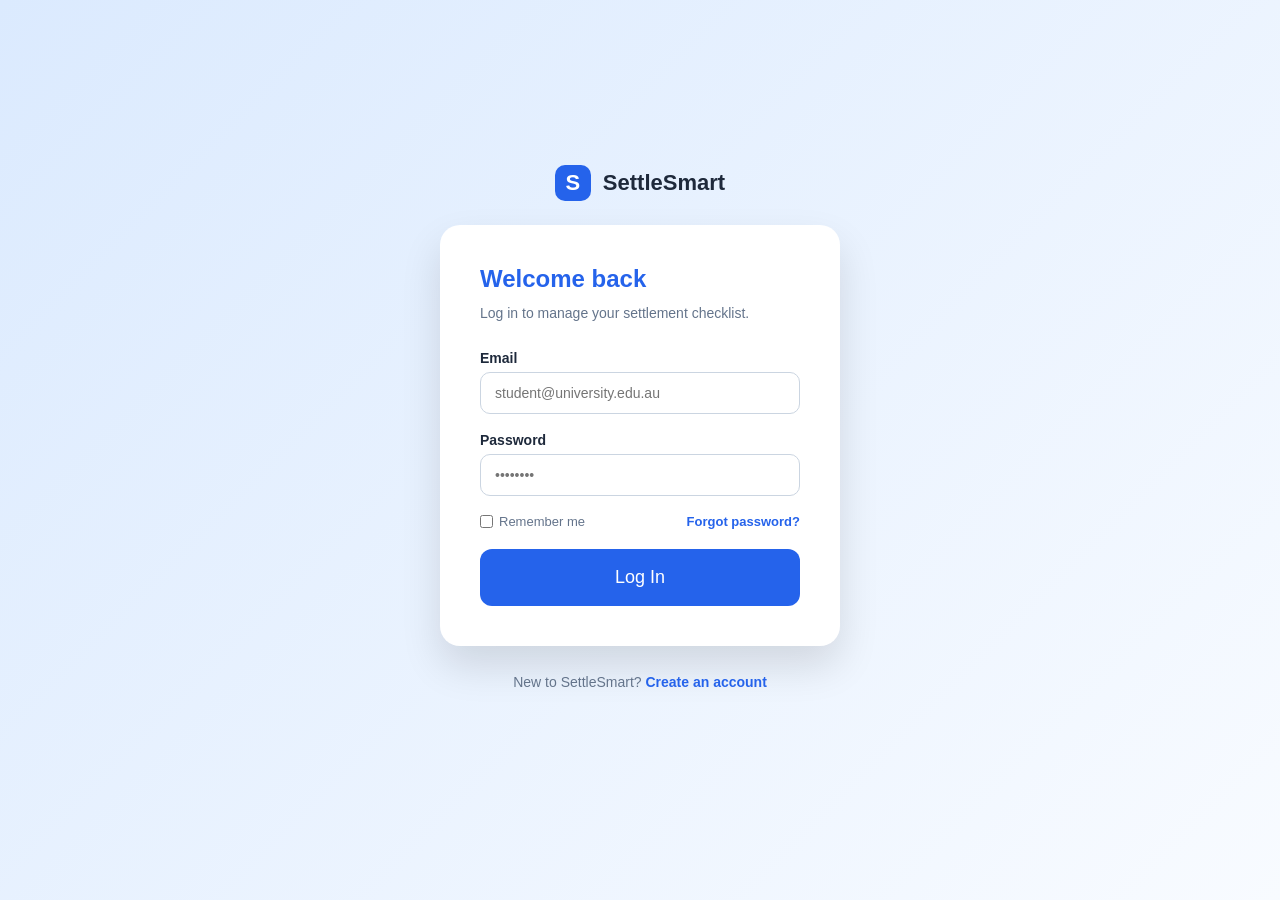
<file: frontend/pages/reminders.html>
<!DOCTYPE html>
<html lang="en">
<head>
  <meta charset="UTF-8">

  <meta
    name="viewport"
    content="width=device-width, initial-scale=1.0"
  >

  <title>SettleSmart | Reminders</title>

  <link
    rel="preconnect"
    href="https://fonts.googleapis.com"
  >

  <link
    rel="preconnect"
    href="https://fonts.gstatic.com"
    crossorigin
  >

  <link
    href="https://fonts.googleapis.com/css2?family=Poppins:wght@400;500;600;700&display=swap"
    rel="stylesheet"
  >

  <link
    rel="stylesheet"
    href="../css/reminders.css"
  >
    <link rel="stylesheet" href="../css/app.css">
</head>

<body>
  <div class="app-layout">

    <!-- Sidebar -->
    <aside class="sidebar">

      <a
        class="logo"
        href="dashboard.html"
      >
        <span class="logo-icon">S</span>
        <span>SettleSmart</span>
      </a>

      <nav class="sidebar-navigation">

        <a href="dashboard.html">
          <span class="navigation-icon">⌂</span>
          <span>Dashboard</span>
        </a>

        <a href="checklist.html">
          <span class="navigation-icon">✓</span>
          <span>Settlement Checklist</span>
        </a>

        <a href="documents.html">
          <span class="navigation-icon">□</span>
          <span>Documents</span>
        </a>

        <a
          class="active"
          href="reminders.html"
          aria-current="page"
        >
          <span class="navigation-icon">◷</span>
          <span>Reminders</span>
        </a>

        <a href="resources.html">
          <span class="navigation-icon">◎</span>
          <span>Official Resources</span>
        </a>

        <a href="profile.html">
          <span class="navigation-icon">○</span>
          <span>Profile</span>
        </a>

        <a href="settings.html">
          <span class="navigation-icon">⚙</span>
          <span>Settings</span>
        </a>
      </nav>

      <div class="sidebar-footer">

        <div class="sidebar-profile">
          <div class="avatar" data-user-initials>PS</div>

          <div class="profile-information">
            <strong data-user-name>Patience Shirandula</strong>
            <span>Int. Student · QLD</span>
          </div>
        </div>

        <a
          class="logout-link"
          href="../index.html"
        >
          Log out
        </a>
      </div>
    </aside>

    <!-- Main content -->
    <main class="main-content">

      <!-- Top bar -->
      <header class="topbar">

        <label
          class="search-container"
          for="searchInput"
        >
          <span class="search-icon">⌕</span>

          <input
            id="searchInput"
            type="search"
            placeholder="Search reminders..."
            autocomplete="off"
          >
        </label>

        <div class="topbar-profile">

          <button
            class="notification-button"
            type="button"
            aria-label="View notifications"
          >
            ♧
            <span class="notification-dot"></span>
          </button>

          <div class="avatar" data-user-initials>PS</div>

          <div class="profile-information">
            <strong data-user-name>Patience Shirandula</strong>
            <span>Student</span>
          </div>
        </div>
      </header>

      <!-- Page heading -->
      <section class="page-heading">
        <h1>Reminders</h1>

        <p>
          Stay on top of important dates and deadlines.
        </p>
      </section>

      <!-- Create button -->
      <button
        id="createReminderButton"
        class="create-reminder-button"
        type="button"
      >
        + Create Reminder
      </button>

      <!-- Main reminder area -->
      <section class="reminder-content">

        <article class="reminders-panel">

          <div class="panel-heading">
            <h2>All Reminders</h2>

            <span
              id="reminderCount"
              class="reminder-count"
            >
              0 reminders
            </span>
          </div>

          <div
            id="reminderList"
            class="reminder-list"
            aria-live="polite"
          ></div>

          <div
            id="emptyMessage"
            class="empty-message"
            hidden
          >
            <h3>No reminders found</h3>

            <p>
              Create a new reminder or change your search.
            </p>
          </div>
        </article>

        <aside class="information-panel">

          <div class="information-icon">i</div>

          <div>
            <h2>Did you know?</h2>

            <p>
              Set reminders for visa conditions, OSHC renewal
              and rental deadlines so you never miss an
              important date.
            </p>

            <a href="resources.html">
              Learn more
            </a>
          </div>
        </aside>
      </section>
    </main>
  </div>

  <!-- Create reminder modal -->
  <div
    id="reminderModal"
    class="modal"
    hidden
  >
    <div
      class="modal-overlay"
      data-close-modal
    ></div>

    <section
      class="modal-box"
      role="dialog"
      aria-modal="true"
      aria-labelledby="modalHeading"
    >
      <button
        class="close-modal-button"
        type="button"
        data-close-modal
        aria-label="Close reminder form"
      >
        ×
      </button>

      <h2 id="modalHeading">
        Create Reminder
      </h2>

      <p class="modal-description">
        Add an important settlement task or deadline.
      </p>

      <form id="reminderForm">

        <div class="form-group">
          <label for="reminderTitle">
            Reminder title
          </label>

          <input
            id="reminderTitle"
            name="title"
            type="text"
            maxlength="80"
            placeholder="Example: Renew OSHC"
            required
          >
        </div>

        <div class="form-group">
          <label for="reminderDate">
            Due date
          </label>

          <input
            id="reminderDate"
            name="date"
            type="date"
            required
          >
        </div>

        <div class="form-group">
          <label for="reminderCategory">
            Category
          </label>

          <select
            id="reminderCategory"
            name="category"
            required
          >
            <option value="Identity &amp; Study">Identity &amp; Study</option>
            <option value="Financial">Financial</option>
            <option value="Transport &amp; Licensing">Transport &amp; Licensing</option>
            <option value="Health">Health</option>
            <option value="Accommodation">Accommodation</option>
            <option value="Work Clearances">Work Clearances</option>
            <option value="Communication">Communication</option>
            <option value="Employment">Employment</option>
          </select>
        </div>

        <div class="form-buttons">

          <button
            class="cancel-button"
            type="button"
            data-close-modal
          >
            Cancel
          </button>

          <button
            class="save-button"
            type="submit"
          >
            Save Reminder
          </button>
        </div>
      </form>
    </section>
  </div>

  <script src="../js/api.js"></script>
  <script src="../js/user.js"></script>
  <script src="../js/reminders.js"></script>
</body>
</html>
</file>
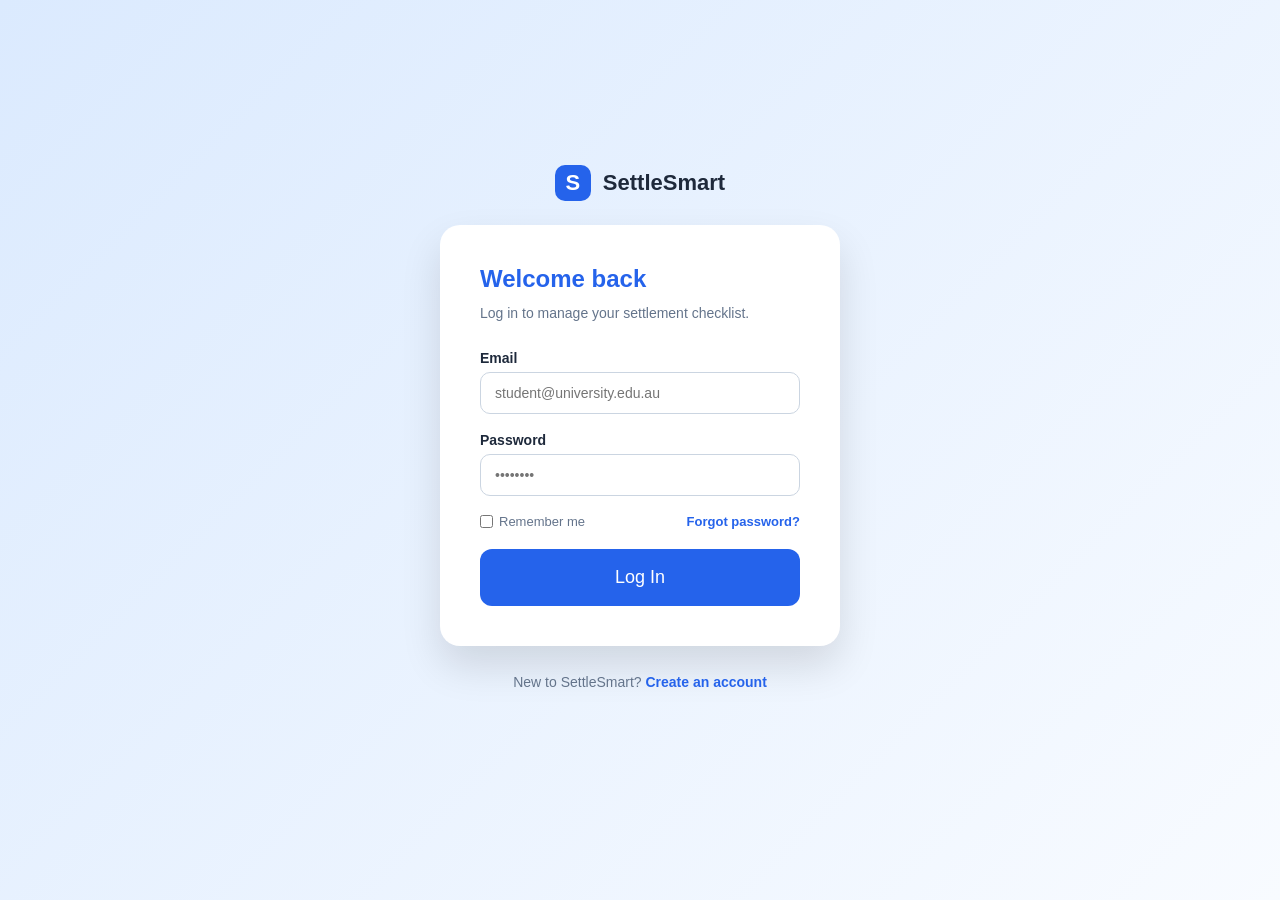
<file: frontend/pages/resources.html>
<!DOCTYPE html>
<html lang="en">

<head>
    <meta charset="UTF-8">
    <meta name="viewport" content="width=device-width, initial-scale=1.0">
    <title>Official Resources | SettleSmart</title>

    <link rel="preconnect" href="https://fonts.googleapis.com">
    <link rel="preconnect" href="https://fonts.gstatic.com" crossorigin>
    <link href="https://fonts.googleapis.com/css2?family=Poppins:wght@400;500;600;700&display=swap" rel="stylesheet">

    <link rel="stylesheet" href="../css/dashboard.css">
    <link rel="stylesheet" href="../css/resources.css">
    <link rel="stylesheet" href="../css/app.css">
</head>

<body>

<div class="dashboard">

    <aside class="sidebar">

        <div class="logo">
            <span class="logo-mark">S</span>
            <span class="logo-text">SettleSmart</span>
        </div>

        <nav class="nav-menu">
            <a href="dashboard.html" class="nav-link">Dashboard</a>
            <a href="checklist.html" class="nav-link">Settlement Checklist</a>
            <a href="documents.html" class="nav-link">Documents</a>
            <a href="reminders.html" class="nav-link">Reminders</a>
            <a href="resources.html" class="nav-link active">Official Resources</a>
            <a href="profile.html" class="nav-link">Profile</a>
            <a href="settings.html" class="nav-link">Settings</a>
        </nav>

        <div class="sidebar-spacer"></div>

        <div class="sidebar-footer">
            <div class="sidebar-user">
                <div class="avatar" data-user-initials>ST</div>
                <div>
                    <p class="sidebar-user-name" data-user-name>Student</p>
                    <p class="sidebar-user-role">Int. Student · QLD</p>
                </div>
            </div>

            <a href="../index.html" class="logout-link">Logout</a>
        </div>

    </aside>

    <main class="main-content">

        <header class="topbar">
            <label class="search-box">
                <svg width="18" height="18" viewBox="0 0 24 24" fill="none" stroke="currentColor" stroke-width="2">
                    <circle cx="11" cy="11" r="7"/>
                    <path d="m20 20-3.5-3.5" stroke-linecap="round"/>
                </svg>
                <input type="search" placeholder="Search tasks, documents…" aria-label="Search tasks and documents">
            </label>

            <div class="topbar-right">
                <button class="bell" type="button" aria-label="Notifications">
                    <svg width="18" height="18" viewBox="0 0 24 24" fill="none" stroke="currentColor" stroke-width="2">
                        <path d="M6 8a6 6 0 0 1 12 0c0 7 3 9 3 9H3s3-2 3-9" stroke-linecap="round" stroke-linejoin="round"/>
                        <path d="M10.3 21a1.94 1.94 0 0 0 3.4 0" stroke-linecap="round"/>
                    </svg>
                    <span class="bell-dot"></span>
                </button>

                <div class="avatar" data-user-initials>ST</div>

                <div>
                    <p class="topbar-name" data-user-name>Student</p>
                    <p class="topbar-role">Student</p>
                </div>
            </div>
        </header>

        <section class="page-heading">
            <h1>Settlement Guide &amp; Resources</h1>
            <p>Official links and guides to help you settle in Queensland.</p>
        </section>

        <section class="resources">

            <div class="section-header">
                <h2 class="section-title">Official Resources</h2>
            </div>

            <div class="resource-grid" id="resourceGrid"></div>

        </section>

        <section class="tasks-row">

            <div class="card steps-card">
                <h2 class="card-title">Getting Started Steps</h2>

                <div class="steps-list" id="stepsList"></div>
            </div>

            <div class="tip-card">
                <span class="tip-icon">
                    <svg width="18" height="18" viewBox="0 0 24 24" fill="none" stroke="currentColor" stroke-width="2">
                        <path d="M9 18h6M10 21h4" stroke-linecap="round"/>
                        <path d="M12 3a6 6 0 0 0-4 10.5c.8.7 1 1.5 1 2.5h6c0-1 .2-1.8 1-2.5A6 6 0 0 0 12 3z" stroke-linejoin="round"/>
                    </svg>
                </span>
                <div>
                    <p class="tip-title">Did you know?</p>
                    <p class="tip-body">Your USI is required before enrolling in any study units in Australia. Create yours before semester begins.</p>
                    <a href="https://www.usi.gov.au" target="_blank" rel="noopener" class="link-more">Learn More <svg width="15" height="15" viewBox="0 0 24 24" fill="none" stroke="currentColor" stroke-width="2"><path d="m9 18 6-6-6-6" stroke-linecap="round" stroke-linejoin="round"/></svg></a>
                </div>
            </div>

        </section>

    </main>

</div>

<script src="../js/api.js"></script>
<script src="../js/user.js"></script>
<script src="../js/resources.js"></script>

</body>
</html>
</file>
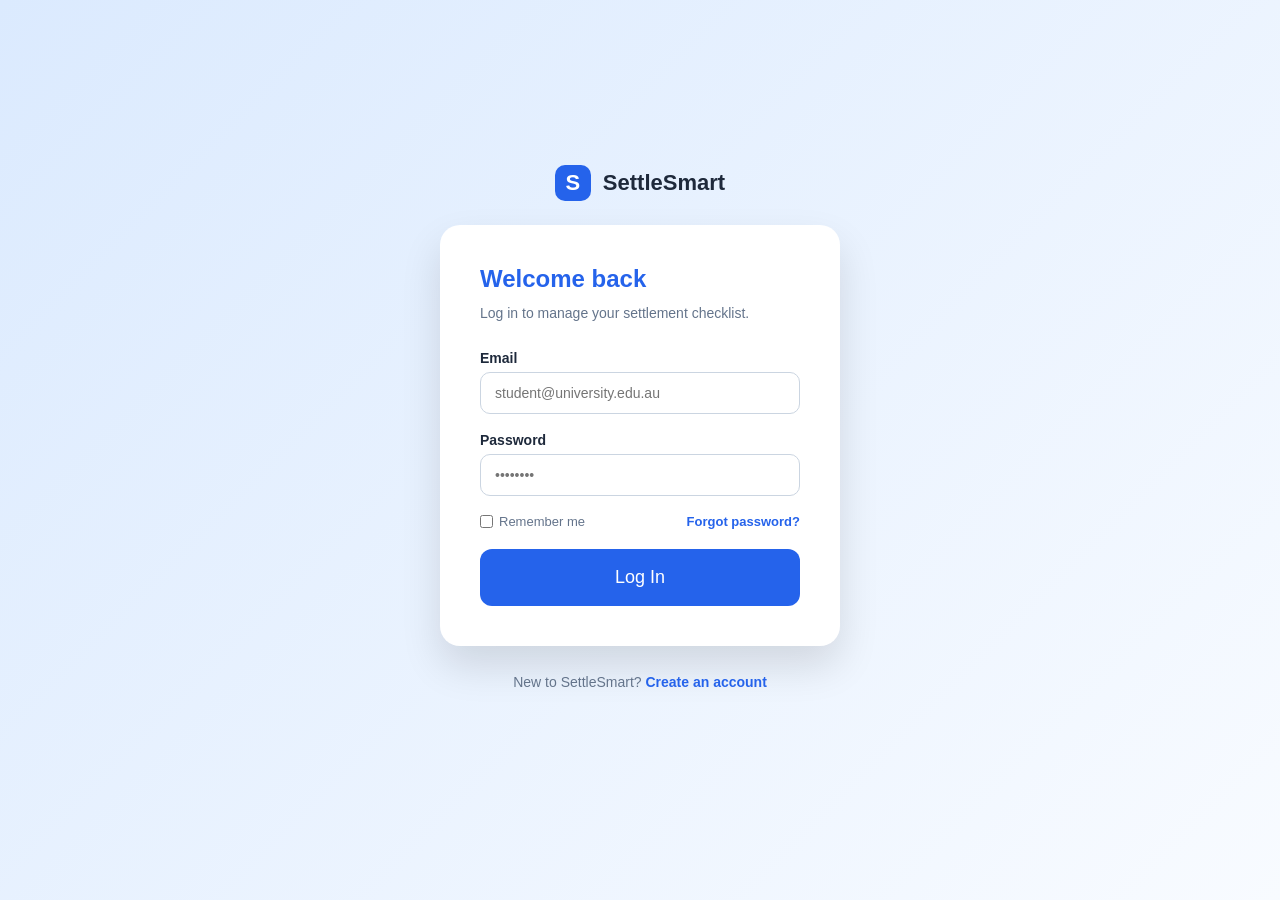
<file: frontend/pages/settings.html>
<!DOCTYPE html>
<html lang="en">

<head>
    <meta charset="UTF-8">
    <meta name="viewport" content="width=device-width, initial-scale=1.0">
    <title>Settings | SettleSmart</title>

    <link rel="preconnect" href="https://fonts.googleapis.com">
    <link rel="preconnect" href="https://fonts.gstatic.com" crossorigin>
    <link href="https://fonts.googleapis.com/css2?family=Poppins:wght@400;500;600;700&display=swap" rel="stylesheet">

    <link rel="stylesheet" href="../css/dashboard.css">
    <link rel="stylesheet" href="../css/settings.css">
    <link rel="stylesheet" href="../css/app.css">
</head>

<body>

<div class="dashboard">

    <aside class="sidebar">

        <div class="logo">
            <span class="logo-mark">S</span>
            <span class="logo-text">SettleSmart</span>
        </div>

        <nav class="nav-menu">
            <a href="dashboard.html" class="nav-link">Dashboard</a>
            <a href="checklist.html" class="nav-link">Settlement Checklist</a>
            <a href="documents.html" class="nav-link">Documents</a>
            <a href="reminders.html" class="nav-link">Reminders</a>
            <a href="resources.html" class="nav-link">Official Resources</a>
            <a href="profile.html" class="nav-link">Profile</a>
            <a href="settings.html" class="nav-link active">Settings</a>
        </nav>

        <div class="sidebar-spacer"></div>

        <div class="sidebar-footer">
            <div class="sidebar-user">
                <div class="avatar" data-user-initials>ST</div>
                <div>
                    <p class="sidebar-user-name" data-user-name>Student</p>
                    <p class="sidebar-user-role">Int. Student · QLD</p>
                </div>
            </div>

            <a href="../index.html" class="logout-link">Logout</a>
        </div>

    </aside>

    <main class="main-content">

        <header class="topbar">
            <label class="search-box">
                <svg width="18" height="18" viewBox="0 0 24 24" fill="none" stroke="currentColor" stroke-width="2">
                    <circle cx="11" cy="11" r="7"/>
                    <path d="m20 20-3.5-3.5" stroke-linecap="round"/>
                </svg>
                <input type="search" placeholder="Search tasks, documents…" aria-label="Search tasks and documents">
            </label>

            <div class="topbar-right">
                <button class="bell" type="button" aria-label="Notifications">
                    <svg width="18" height="18" viewBox="0 0 24 24" fill="none" stroke="currentColor" stroke-width="2">
                        <path d="M6 8a6 6 0 0 1 12 0c0 7 3 9 3 9H3s3-2 3-9" stroke-linecap="round" stroke-linejoin="round"/>
                        <path d="M10.3 21a1.94 1.94 0 0 0 3.4 0" stroke-linecap="round"/>
                    </svg>
                    <span class="bell-dot"></span>
                </button>

                <div class="avatar" data-user-initials>ST</div>

                <div>
                    <p class="topbar-name" data-user-name>Student</p>
                    <p class="topbar-role">Student</p>
                </div>
            </div>
        </header>

        <section class="page-heading">
            <h1>Settings</h1>
            <p>Manage your account, notifications and app preferences.</p>
        </section>

        <section class="card settings-section">
            <h2 class="card-title">Account Settings</h2>

            <div class="settings-row">
                <div>
                    <span class="settings-label">Full Name</span>
                    <p class="settings-value" data-user-name>Student</p>
                </div>
                <a href="profile.html" class="link-more">Edit</a>
            </div>

            <div class="settings-row">
                <div>
                    <span class="settings-label">Email Address</span>
                    <p class="settings-value" data-user-email>student@email.com</p>
                </div>
                <a href="profile.html" class="link-more">Edit</a>
            </div>

            <div class="settings-row">
                <div>
                    <span class="settings-label">Phone Number</span>
                    <p class="settings-value" data-user-phone>Not set</p>
                </div>
                <a href="profile.html" class="link-more">Edit</a>
            </div>
        </section>

        <section class="card settings-section">
            <h2 class="card-title">Notifications</h2>

            <div class="toggle-row">
                <div>
                    <p class="settings-value">Email Notifications</p>
                    <span class="settings-hint">Get task and deadline updates in your inbox.</span>
                </div>
                <label class="toggle-switch">
                    <input type="checkbox" id="toggleEmail">
                    <span class="toggle-slider"></span>
                </label>
            </div>

            <div class="toggle-row">
                <div>
                    <p class="settings-value">SMS Reminders</p>
                    <span class="settings-hint">Receive text alerts for urgent deadlines.</span>
                </div>
                <label class="toggle-switch">
                    <input type="checkbox" id="toggleSms">
                    <span class="toggle-slider"></span>
                </label>
            </div>

            <div class="toggle-row">
                <div>
                    <p class="settings-value">Push Notifications</p>
                    <span class="settings-hint">App alerts on your phone or browser.</span>
                </div>
                <label class="toggle-switch">
                    <input type="checkbox" id="togglePush">
                    <span class="toggle-slider"></span>
                </label>
            </div>
        </section>

        <section class="card settings-section">
            <h2 class="card-title">Preferences</h2>

            <div class="settings-row">
                <div>
                    <span class="settings-label">Language</span>
                    <select class="settings-select" id="languageSelect">
                        <option>English (Australia)</option>
                        <option>English (UK)</option>
                        <option>Mandarin</option>
                        <option>Hindi</option>
                        <option>Nepali</option>
                        <option>Swahili</option>
                    </select>
                </div>
            </div>
        </section>

        <section class="card settings-section">
            <h2 class="card-title">Security</h2>

            <form id="passwordForm" class="settings-form">
                <div class="settings-field">
                    <label for="currentPassword">Current password</label>
                    <input type="password" id="currentPassword" required autocomplete="current-password">
                </div>

                <div class="settings-field">
                    <label for="newPassword">New password</label>
                    <input type="password" id="newPassword" required minlength="8" autocomplete="new-password">
                    <span class="settings-hint">At least 8 characters, including a letter and a
                          number, and not based on your name or email.</span>
                </div>

                <div class="settings-field">
                    <label for="confirmPassword">Confirm new password</label>
                    <input type="password" id="confirmPassword" required minlength="8" autocomplete="new-password">
                </div>

                <button type="submit" class="btn-save-settings">Update password</button>
            </form>
        </section>

    </main>

</div>

<script src="../js/api.js"></script>
<script src="../js/user.js"></script>
<script src="../js/settings.js"></script>

</body>
</html>
</file>
<file: frontend/css/landing.css>
/* =========================================================
   SettleSmart — landing page
   Self-contained: this page loads no other stylesheet.
   ========================================================= */

:root {
    --blue: #2563eb;
    --blue-dark: #1d4ed8;
    --ink: #0f172a;
    --muted: #64748b;
    --line: #e6ecf5;
    --green: #16a34a;
}

* {
    margin: 0;
    padding: 0;
    box-sizing: border-box;
    font-family: "Poppins", system-ui, -apple-system, sans-serif;
}

body {
    min-height: 100vh;
    background: #f7f9fd;
    color: var(--ink);
    overflow-x: hidden;
}

a { text-decoration: none; }

/* ---------- Background ---------- */

/* Three soft colour washes behind everything, blurred into the page. */
.backdrop {
    position: fixed;
    inset: 0;
    z-index: -1;
    overflow: hidden;
    background: linear-gradient(160deg, #eef4ff 0%, #f7f9fd 45%, #f2f7ff 100%);
}

.blob {
    position: absolute;
    border-radius: 50%;
    filter: blur(70px);
    opacity: .5;
}

.blob-1 {
    width: 520px;
    height: 520px;
    top: -180px;
    right: -120px;
    background: #bfdbfe;
    animation: drift 22s ease-in-out infinite;
}

.blob-2 {
    width: 420px;
    height: 420px;
    bottom: -160px;
    left: -120px;
    background: #ddd6fe;
    animation: drift 28s ease-in-out infinite reverse;
}

.blob-3 {
    width: 320px;
    height: 320px;
    top: 42%;
    left: 46%;
    background: #bbf7d0;
    opacity: .35;
    animation: drift 34s ease-in-out infinite;
}

@keyframes drift {
    0%, 100% { transform: translate(0, 0) scale(1); }
    50%      { transform: translate(-40px, 36px) scale(1.08); }
}

/* Respect a reader who has asked for less movement. */
@media (prefers-reduced-motion: reduce) {
    .blob { animation: none; }
    .reveal { opacity: 1 !important; transform: none !important; }
}

/* ---------- Page frame ---------- */

.wrap {
    width: min(1180px, calc(100% - 48px));
    margin: 0 auto;
}

/* ---------- Header ---------- */

.site-header {
    display: flex;
    align-items: center;
    justify-content: space-between;
    padding: 26px 0;
}

.brand {
    display: flex;
    align-items: center;
    gap: 11px;

    font-size: 19px;
    font-weight: 600;
    color: var(--ink);
}

.brand-mark {
    display: grid;
    place-items: center;

    width: 38px;
    height: 38px;
    border-radius: 11px;

    background: linear-gradient(140deg, var(--blue), #6366f1);
    color: #fff;
    box-shadow: 0 6px 16px rgba(37, 99, 235, .32);
}

.header-actions {
    display: flex;
    align-items: center;
    gap: 10px;
}

/* ---------- Buttons ---------- */

.btn {
    display: inline-flex;
    align-items: center;
    justify-content: center;
    gap: 9px;

    padding: 13px 26px;
    border-radius: 11px;
    border: 1px solid transparent;

    font-size: 15px;
    font-weight: 600;
    white-space: nowrap;
    cursor: pointer;

    transition: transform .18s ease, box-shadow .18s ease,
                background .18s ease, border-color .18s ease;
}

.btn-primary {
    background: var(--blue);
    color: #fff;
    box-shadow: 0 10px 24px rgba(37, 99, 235, .3);
}

.btn-primary:hover {
    background: var(--blue-dark);
    transform: translateY(-2px);
    box-shadow: 0 14px 30px rgba(37, 99, 235, .38);
}

.btn-ghost {
    background: #fff;
    border-color: var(--line);
    color: var(--ink);
}

.btn-ghost:hover {
    border-color: #c7d6ee;
    transform: translateY(-2px);
}

.btn-sm {
    padding: 10px 18px;
    font-size: 14px;
}

/* ---------- Hero ---------- */

.hero {
    display: grid;
    grid-template-columns: 1.05fr .95fr;
    align-items: center;
    gap: 56px;

    padding: 48px 0 86px;
}

.eyebrow {
    display: inline-flex;
    align-items: center;
    gap: 8px;

    margin-bottom: 22px;
    padding: 7px 15px;
    border-radius: 999px;

    background: #fff;
    border: 1px solid var(--line);
    box-shadow: 0 2px 8px rgba(15, 23, 42, .05);

    font-size: 13px;
    font-weight: 500;
    color: var(--muted);
}

.eyebrow .dot {
    width: 7px;
    height: 7px;
    border-radius: 50%;
    background: var(--green);
    box-shadow: 0 0 0 3px rgba(22, 163, 74, .18);
}

.hero h1 {
    font-size: clamp(38px, 4.6vw, 57px);
    font-weight: 700;
    line-height: 1.1;
    letter-spacing: -.02em;
    margin-bottom: 20px;
}

.hero h1 .accent {
    background: linear-gradient(120deg, var(--blue), #7c3aed);
    -webkit-background-clip: text;
    background-clip: text;
    color: transparent;
}

.hero-lead {
    max-width: 520px;
    margin-bottom: 30px;

    font-size: 17.5px;
    line-height: 1.65;
    color: var(--muted);
}

.hero-actions {
    display: flex;
    flex-wrap: wrap;
    gap: 12px;
    margin-bottom: 40px;
}

/* Real numbers from the app, not made-up marketing figures. */
.hero-stats {
    display: flex;
    flex-wrap: wrap;
    gap: 34px;

    padding-top: 28px;
    border-top: 1px solid var(--line);
}

.hero-stat strong {
    display: block;
    font-size: 26px;
    font-weight: 700;
    color: var(--ink);
}

.hero-stat span {
    font-size: 13px;
    color: var(--muted);
}

/* ---------- Preview card ---------- */

.preview {
    position: relative;
    padding: 22px;
    border-radius: 20px;

    background: #fff;
    border: 1px solid var(--line);
    box-shadow: 0 26px 60px rgba(15, 23, 42, .13);

    animation: float 7s ease-in-out infinite;
}

@keyframes float {
    0%, 100% { transform: translateY(0); }
    50%      { transform: translateY(-11px); }
}

@media (prefers-reduced-motion: reduce) {
    .preview { animation: none; }
}

.preview-head {
    display: flex;
    align-items: center;
    justify-content: space-between;
    margin-bottom: 18px;
}

.preview-title {
    font-size: 14px;
    font-weight: 600;
}

.preview-sub {
    font-size: 12px;
    color: var(--muted);
}

.preview-chip {
    padding: 5px 11px;
    border-radius: 999px;
    background: #ecfdf5;

    font-size: 11.5px;
    font-weight: 600;
    color: var(--green);
}

/* Progress ring */

.ring-row {
    display: flex;
    align-items: center;
    gap: 20px;

    padding: 18px;
    margin-bottom: 16px;
    border-radius: 14px;
    background: #f8fafd;
}

.ring {
    position: relative;
    flex: 0 0 auto;
    width: 96px;
    height: 96px;
}

.ring svg {
    width: 100%;
    height: 100%;
    transform: rotate(-90deg);
}

.ring-track {
    fill: none;
    stroke: #e2eafc;
    stroke-width: 11;
}

.ring-fill {
    fill: none;
    stroke: url(#ringGradient);
    stroke-width: 11;
    stroke-linecap: round;
    stroke-dasharray: 264;                /* 2 x pi x 42 */
    stroke-dashoffset: 264;
    animation: fill-ring 1.8s .35s ease forwards;
}

@keyframes fill-ring {
    to { stroke-dashoffset: 79; }         /* settles at 70% */
}

.ring-label {
    position: absolute;
    inset: 0;
    display: grid;
    place-items: center;

    font-size: 21px;
    font-weight: 700;
}

.ring-text strong {
    display: block;
    font-size: 15px;
    margin-bottom: 3px;
}

.ring-text span {
    font-size: 12.5px;
    color: var(--muted);
    line-height: 1.5;
}

/* Sample checklist rows */

.preview-list {
    display: grid;
    gap: 8px;
}

.preview-item {
    display: flex;
    align-items: center;
    gap: 11px;

    padding: 11px 13px;
    border: 1px solid var(--line);
    border-radius: 11px;

    font-size: 13.5px;
}

.tick {
    display: grid;
    place-items: center;
    flex: 0 0 auto;

    width: 19px;
    height: 19px;
    border-radius: 50%;
    border: 1.7px solid #cbd5e1;

    font-size: 11px;
    color: transparent;
}

.preview-item.done .tick {
    background: var(--green);
    border-color: var(--green);
    color: #fff;
}

.preview-item.done .preview-name {
    color: var(--muted);
    text-decoration: line-through;
}

.preview-name { flex: 1; }

.preview-tag {
    padding: 3px 9px;
    border-radius: 999px;
    background: #f1f5f9;

    font-size: 11px;
    color: var(--muted);
}

.preview-tag.due {
    background: #fef3c7;
    color: #b45309;
}

/* ---------- Features ---------- */

.features {
    padding-bottom: 80px;
}

.section-head {
    max-width: 620px;
    margin: 0 auto 38px;
    text-align: center;
}

.section-head h2 {
    font-size: clamp(26px, 3vw, 34px);
    font-weight: 700;
    letter-spacing: -.015em;
    margin-bottom: 12px;
}

.section-head p {
    font-size: 16px;
    line-height: 1.65;
    color: var(--muted);
}

.feature-grid {
    display: grid;
    grid-template-columns: repeat(auto-fit, minmax(250px, 1fr));
    gap: 18px;
}

.feature {
    padding: 26px 24px;
    border-radius: 16px;

    background: #fff;
    border: 1px solid var(--line);

    transition: transform .2s ease, box-shadow .2s ease;
}

.feature:hover {
    transform: translateY(-4px);
    box-shadow: 0 16px 36px rgba(15, 23, 42, .09);
}

.feature-icon {
    display: grid;
    place-items: center;

    width: 46px;
    height: 46px;
    margin-bottom: 16px;
    border-radius: 13px;
}

.feature-icon svg {
    width: 23px;
    height: 23px;
}

.feature-icon.blue   { background: #dbeafe; color: #2563eb; }
.feature-icon.green  { background: #dcfce7; color: #16a34a; }
.feature-icon.amber  { background: #fef3c7; color: #d97706; }
.feature-icon.purple { background: #ede9fe; color: #7c3aed; }

.feature h3 {
    margin-bottom: 8px;
    font-size: 16.5px;
    font-weight: 600;
}

.feature p {
    font-size: 14px;
    line-height: 1.62;
    color: var(--muted);
}

/* ---------- Closing call to action ---------- */

.cta {
    position: relative;
    overflow: hidden;

    padding: 54px 40px;
    margin-bottom: 60px;
    border-radius: 22px;

    background: linear-gradient(135deg, var(--blue), #6d28d9);
    color: #fff;
    text-align: center;

    box-shadow: 0 22px 50px rgba(37, 99, 235, .3);
}

/* A faint wash so the panel isn't a flat block of colour. */
.cta::after {
    content: "";
    position: absolute;
    top: -60%;
    right: -10%;
    width: 420px;
    height: 420px;
    border-radius: 50%;
    background: rgba(255, 255, 255, .1);
}

.cta h2 {
    position: relative;
    margin-bottom: 12px;
    font-size: clamp(24px, 3vw, 33px);
    font-weight: 700;
}

.cta p {
    position: relative;
    max-width: 500px;
    margin: 0 auto 26px;
    font-size: 16px;
    line-height: 1.6;
    opacity: .92;
}

.cta .btn {
    position: relative;
    background: #fff;
    color: var(--blue);
    box-shadow: 0 10px 26px rgba(0, 0, 0, .16);
}

.cta .btn:hover {
    background: #f1f5ff;
    transform: translateY(-2px);
}

/* ---------- Footer ---------- */

.site-footer {
    padding: 26px 0 34px;
    border-top: 1px solid var(--line);

    font-size: 13px;
    color: var(--muted);
    text-align: center;
}

/* ---------- Scroll reveal ---------- */

.reveal {
    opacity: 0;
    transform: translateY(22px);
    transition: opacity .6s ease, transform .6s ease;
}

.reveal.visible {
    opacity: 1;
    transform: none;
}

/* ---------- Smaller screens ---------- */

@media (max-width: 940px) {
    .hero {
        grid-template-columns: 1fr;
        gap: 44px;
        padding: 30px 0 64px;
        text-align: center;
    }

    .hero-lead    { margin-inline: auto; }
    .hero-actions,
    .hero-stats   { justify-content: center; }
    .preview      { max-width: 460px; margin: 0 auto; }
}

@media (max-width: 560px) {
    .wrap        { width: calc(100% - 32px); }
    .header-actions .btn-ghost { display: none; }
    .cta         { padding: 40px 22px; }
    .ring-row    { flex-direction: column; text-align: center; }

    /* Three even columns so the stats stay on one line instead of
       leaving the last one stranded underneath. */
    .hero-stats {
        display: grid;
        grid-template-columns: repeat(3, 1fr);
        gap: 12px;
    }

    .hero-stat strong { font-size: 22px; }
    .hero-stat span   { font-size: 12px; }
}
</file>
<file: frontend/css/checklist.css>
/* =========================================================
   SettleSmart — Settlement checklist
   Values taken directly from the Figma "03 · Checklist" frame.
   Self-contained: this page does not load dashboard.css.
   ========================================================= */

:root {
    --blue: #2563eb;
    --blue-soft: #eff4ff;
    --ink: #0f172a;
    --muted: #64748b;
    --border: #e2e8f0;
    --canvas: #f8fafc;
}

/* ---------- Base reset ---------- */

* {
    box-sizing: border-box;
}

body {
    margin: 0;
}

/* ---------- Shell ---------- */

.app {
    display: flex;
    align-items: stretch;
    min-height: 100vh;
    background: var(--canvas);
    font-family: "Poppins", sans-serif;
}

.app :where(p, h1, h2) {
    margin: 0;
    font-size: inherit;
    color: inherit;
    line-height: 1.4;
}

.app a { text-decoration: none; }

/* ---------- Sidebar ---------- */

.sidebar {
    width: 240px;
    flex-shrink: 0;
    background: #fff;
    border-right: 1px solid var(--border);
    padding: 28px 16px;
    display: flex;
    flex-direction: column;
    gap: 4px;
}

.logo {
    display: flex;
    align-items: center;
    gap: 10px;
    padding: 0 12px 24px;
}

.logo-mark {
    width: 32px;
    height: 32px;
    flex-shrink: 0;
    background: var(--blue);
    color: #fff;
    border-radius: 8px;
    display: flex;
    align-items: center;
    justify-content: center;
    font-size: 16px;
    font-weight: 700;
}

.logo-text {
    font-size: 17px;
    font-weight: 600;
    color: var(--ink);
}

.nav-links {
    display: flex;
    flex-direction: column;
    gap: 4px;
}

.nav-link {
    padding: 10px 12px;
    border-radius: 8px;
    font-size: 14px;
    font-weight: 500;
    color: var(--muted);
    transition: background .15s, color .15s;
}

.nav-link:hover {
    background: #f1f5f9;
    color: var(--ink);
}

.nav-link.active {
    background: var(--blue-soft);
    color: var(--blue);
    font-weight: 600;
}

/* ---------- Sidebar footer ---------- */

.sidebar-spacer {
    flex: 1;
}

.sidebar-footer {
    border-top: 1px solid var(--border);
    padding: 16px 12px 0;
    display: flex;
    flex-direction: column;
    gap: 14px;
}

.sidebar-user {
    display: flex;
    align-items: center;
    gap: 12px;
}

.sidebar-user-name {
    font-size: 13.5px;
    font-weight: 600;
    color: var(--ink);
}

.sidebar-user-role {
    font-size: 12px;
    color: var(--muted);
}

.logout-link {
    font-size: 14px;
    font-weight: 500;
    color: #ef4444;
    padding-left: 4px;
}

/* ---------- Main ---------- */

.main {
    flex: 1;
    min-width: 0;
    padding: 32px;
    display: flex;
    flex-direction: column;
    gap: 20px;
}

/* ---------- Page header ---------- */

.page-header {
    display: flex;
    align-items: center;
    justify-content: space-between;
    gap: 24px;
}

.page-title {
    font-size: 24px;
    font-weight: 600;
    color: var(--ink);
}

.page-subtitle {
    font-size: 14px;
    color: var(--muted);
    margin-top: 4px;
}

.avatar {
    width: 36px;
    height: 36px;
    flex-shrink: 0;
    background: var(--blue-soft);
    color: var(--blue);
    border-radius: 999px;
    display: flex;
    align-items: center;
    justify-content: center;
    font-size: 13px;
    font-weight: 600;
}

/* ---------- Filter chips ---------- */

.filter-bar {
    display: flex;
    flex-wrap: wrap;
    gap: 8px;
}

.chip {
    background: #fff;
    border: 1px solid var(--border);
    border-radius: 999px;
    padding: 8px 14px;
    font-family: inherit;
    font-size: 13px;
    font-weight: 500;
    color: var(--muted);
    cursor: pointer;
    transition: background .15s, color .15s, border-color .15s;
}

.chip:hover {
    border-color: #cbd5e1;
    color: var(--ink);
}

.chip.active {
    background: var(--blue);
    border-color: var(--blue);
    color: #fff;
}

/* ---------- Task groups ---------- */

.task-group {
    background: #fff;
    border: 1px solid var(--border);
    border-radius: 12px;
    padding: 20px;
    display: flex;
    flex-direction: column;
    gap: 10px;
}

.group-header {
    display: flex;
    align-items: flex-start;
    justify-content: space-between;
    gap: 16px;
}

.group-name {
    font-size: 15px;
    font-weight: 600;
    color: var(--ink);
}

.group-count {
    font-size: 12px;
    font-weight: 500;
    color: var(--muted);
    white-space: nowrap;
}

/* ---------- Task rows ---------- */

.task-item {
    display: flex;
    align-items: center;
    justify-content: space-between;
    gap: 16px;
    background: var(--canvas);
    border-radius: 8px;
    padding: 10px 12px;
}

.task-main {
    display: flex;
    align-items: center;
    gap: 12px;
}

.task-box {
    width: 20px;
    height: 20px;
    flex-shrink: 0;
    background: #fff;
    border: 1.5px solid var(--border);
    border-radius: 6px;
    display: flex;
    align-items: center;
    justify-content: center;
    font-size: 12px;
    font-weight: 700;
    line-height: 1;
    color: transparent;
    cursor: pointer;
    padding: 0;
    transition: background .15s, border-color .15s;
}

.task-box:hover { border-color: var(--blue); }

.task-title {
    font-size: 14px;
    font-weight: 500;
    color: var(--ink);
}

.task-desc {
    font-size: 12px;
    color: var(--muted);
    margin-top: 2px;
}

/* Completed — filled blue box, title greys out */

.task-item.done .task-box {
    background: var(--blue);
    border-color: var(--blue);
    color: #fff;
}

.task-item.done .task-title { color: var(--muted); }

/* ---------- Location badge ---------- */

.task-badge {
    background: var(--blue-soft);
    color: var(--blue);
    border-radius: 999px;
    padding: 4px 10px;
    font-size: 12px;
    font-weight: 500;
    white-space: nowrap;
}

/* ---------- Empty state ---------- */

.empty-state {
    display: none;
    padding: 40px 20px;
    text-align: center;
    font-size: 14px;
    color: var(--muted);
}

.empty-state.show { display: block; }

/* ---------- Responsive ---------- */

@media (max-width: 900px) {
    .sidebar { display: none; }
    .main { padding: 20px; }
}

@media (max-width: 700px) {
    .task-item {
        flex-direction: column;
        align-items: flex-start;
    }

    .task-badge { margin-left: 32px; }
}
/* =========================================================
   Live checklist additions
   ========================================================= */

.checklist-summary {
    display: flex;
    flex-direction: column;
    gap: 12px;

    margin-bottom: 22px;
    padding: 20px 22px;

    background: #fff;
    border: 1px solid var(--line, #e6ecf5);
    border-radius: 14px;
    box-shadow: 0 1px 2px rgba(15, 23, 42, .04);
}

.checklist-summary-label {
    font-size: 13px;
    color: var(--muted, #64748b);
}

.checklist-summary-value {
    font-size: 18px;
    font-weight: 600;
    color: var(--ink, #0f172a);
}

.checklist-summary .progress-track {
    height: 9px;
    background: #e8eefb;
    border-radius: 999px;
    overflow: hidden;
}

.checklist-summary .progress-fill {
    height: 100%;
    background: var(--blue, #2563eb);
    border-radius: 999px;
    transition: width .45s ease;
}

/* Task meta line: time estimate, due date, official link */

.task-meta {
    display: flex;
    flex-wrap: wrap;
    gap: 14px;
    margin-top: 6px;

    font-size: 12.5px;
    color: var(--muted, #64748b);
}

.task-meta a {
    color: var(--blue, #2563eb);
    font-weight: 500;
}

.task-meta .is-overdue {
    color: #dc2626;
    font-weight: 600;
}

.task-item.done .task-meta { opacity: .6; }

/* Priority badges */

.task-badge.priority-high {
    background: #fee7e7;
    color: #dc2626;
}

.task-badge.priority-medium {
    background: #fef3d3;
    color: #b45309;
}

.task-badge.priority-low {
    background: #f1f5f9;
    color: var(--muted, #64748b);
}

.task-box:disabled {
    opacity: .5;
    cursor: wait;
}

/* A task opened from the notification bell flashes so it's easy to spot. */

.task-item.is-highlighted {
    animation: task-flash 2.6s ease;
}

@keyframes task-flash {
    0%, 70% {
        background: #fef3c7;
        box-shadow: 0 0 0 2px #fcd34d;
    }
    100% {
        background: transparent;
        box-shadow: none;
    }
}
</file>
<file: frontend/css/app.css>
/* =========================================================
   SettleSmart — shared styles for the pages that load data
   from the backend. Loaded after the page's own stylesheet.
   ========================================================= */

/* ---------- Toast messages ---------- */

.toast {
    position: fixed;
    left: 50%;
    bottom: 28px;
    transform: translate(-50%, 20px);
    z-index: 200;

    max-width: min(460px, calc(100vw - 32px));
    padding: 13px 20px;
    border-radius: 10px;

    font-family: inherit;
    font-size: 14px;
    font-weight: 500;
    color: #fff;

    opacity: 0;
    pointer-events: none;
    transition: opacity .2s ease, transform .2s ease;
    box-shadow: 0 10px 30px rgba(15, 23, 42, .22);
}

.toast.show {
    opacity: 1;
    transform: translate(-50%, 0);
}

.toast-success { background: #16a34a; }
.toast-error   { background: #dc2626; }

/* ---------- Empty states ---------- */

.list-empty,
.table-empty {
    padding: 18px 4px;
    font-size: 14px;
    color: #64748b;
    text-align: center;
}

.list-empty a {
    color: #2563eb;
    font-weight: 500;
}

/* ---------- Extra pill colours ---------- */

.pill.financial  { background: #dcfce7; color: #15803d; }
.pill.health     { background: #fee2e2; color: #b91c1c; }
.pill.clearances { background: #e0f2fe; color: #0369a1; }

/* ---------- Extra activity / reminder colours ---------- */

.activity-icon.blue   { background: #dbeafe; color: #2563eb; }
.activity-icon.purple { background: #ede9fe; color: #6d28d9; }

.reminder-dot.green { background: #22c55e; }

/* ---------- Loading and busy states ---------- */

.is-loading {
    opacity: .55;
    pointer-events: none;
}

.task-check.is-checking {
    background: #16a34a;
    border-color: #16a34a;
}

button[disabled] {
    opacity: .6;
    cursor: not-allowed;
}

/* ---------- Small form hint ---------- */

.label-hint {
    font-weight: 400;
    color: #94a3b8;
}

/* ---------- Resources grouped by category ---------- */

/* The resources page groups its cards under headings, so the grid becomes a
   plain column and each group inside it keeps the card layout. */
.resource-grid:has(.resource-group) {
    display: block;
}

.resource-group {
    display: grid;
    grid-template-columns: repeat(auto-fit, minmax(280px, 1fr));
    gap: 14px;
}

.resource-group-title {
    margin: 22px 0 10px;
    font-size: 13px;
    font-weight: 600;
    letter-spacing: .04em;
    text-transform: uppercase;
    color: #64748b;
}

.resource-group-title:first-child {
    margin-top: 4px;
}

/* ---------- Notification bell panel ---------- */

.bell,
.notification-button {
    cursor: pointer;
}

.notif-panel {
    position: absolute;
    z-index: 250;
    width: 340px;
    max-width: calc(100vw - 32px);

    background: #fff;
    border: 1px solid #e6ecf5;
    border-radius: 12px;
    box-shadow: 0 16px 40px rgba(15, 23, 42, .16);

    font-family: Poppins, system-ui, sans-serif;

    opacity: 0;
    visibility: hidden;
    transform: translateY(-6px);
    transition: opacity .15s ease, transform .15s ease, visibility .15s;
}

.notif-panel.open {
    opacity: 1;
    visibility: visible;
    transform: translateY(0);
}

.notif-header {
    display: flex;
    flex-direction: column;
    gap: 2px;
    padding: 14px 16px;
    border-bottom: 1px solid #f1f5f9;
}

.notif-header strong {
    font-size: 14px;
    color: #0f172a;
}

.notif-sub {
    font-size: 12px;
    color: #64748b;
}

.notif-list {
    max-height: 340px;
    overflow-y: auto;
}

.notif-item {
    display: flex;
    align-items: flex-start;
    gap: 11px;

    padding: 12px 16px;
    border-bottom: 1px solid #f6f8fb;

    color: inherit;
    text-decoration: none;
    transition: background .12s ease;
}

.notif-item:last-child { border-bottom: 0; }
.notif-item:hover      { background: #f8fafc; }

.notif-icon {
    display: grid;
    place-items: center;
    flex: 0 0 auto;

    width: 26px;
    height: 26px;
    border-radius: 50%;
    background: #eef2ff;

    font-size: 12px;
}

.notif-item.soon    .notif-icon { background: #fef3c7; }
.notif-item.overdue .notif-icon { background: #fee2e2; }

.notif-text {
    display: flex;
    flex-direction: column;
    gap: 2px;
    min-width: 0;
}

.notif-title {
    font-size: 13.5px;
    font-weight: 500;
    color: #0f172a;
}

.notif-meta {
    font-size: 11.5px;
    color: #64748b;
}

.notif-item.overdue .notif-meta {
    color: #dc2626;
    font-weight: 600;
}

.notif-empty {
    padding: 28px 18px;
    font-size: 13px;
    color: #64748b;
    text-align: center;
}

/* An overdue item turns the dot red instead of the usual colour. */
.bell-dot.is-overdue,
.notification-dot.is-overdue {
    background: #dc2626;
}
</file>
<file: frontend/css/style.css>
* {
    margin: 0;
    padding: 0;
    box-sizing: border-box;
    font-family: "Poppins", sans-serif;
}

body {
    background: linear-gradient(135deg, #dbeafe, #f8fbff);
    min-height: 100vh;
}

.hero {
    display: flex;
    justify-content: center;
    align-items: center;
    height: 100vh;
}

.hero-content {
    width: 700px;
    background: white;
    padding: 60px;
    border-radius: 25px;
    text-align: center;
    box-shadow: 0 20px 40px rgba(0,0,0,.12);
}

h1{
    color:#2563EB;
    font-size:48px;
    margin-bottom:20px;
}

p{
    font-size:20px;
    color:#475569;
    line-height:1.8;
    margin-bottom:40px;
}

.btn{

    display:inline-block;

    background:#2563EB;

    color:white;

    text-decoration:none;

    padding:18px 40px;

    border-radius:12px;

    font-size:18px;

    transition:.3s;
}

.btn:hover{

    background:#1d4ed8;

    transform:translateY(-3px);
}
.dashboard {
    display: flex;
    min-height: 100vh;
    background: #f8fafc;
}

.sidebar {
    width: 260px;
    background: #ffffff;
    border-right: 1px solid #e2e8f0;
    padding: 24px 18px;
    display: flex;
    flex-direction: column;
}

.logo {
    display: flex;
    align-items: center;
    gap: 12px;
    font-size: 22px;
    font-weight: 700;
    color: #1e293b;
    margin-bottom: 40px;
}

.nav-menu {
    display: flex;
    flex-direction: column;
    gap: 10px;
}

.nav-link {
    text-decoration: none;
    color: #64748b;
    font-weight: 600;
    padding: 14px 16px;
    border-radius: 14px;
}

.nav-link:hover,
.nav-link.active {
    background: #2563eb;
    color: #ffffff;
}

.sidebar-user {
    margin-top: auto;
    display: flex;
    align-items: center;
    gap: 12px;
    border-top: 1px solid #e2e8f0;
    padding-top: 20px;
}

.avatar {
    width: 42px;
    height: 42px;
    background: #2563eb;
    color: #ffffff;
    border-radius: 50%;
    display: flex;
    align-items: center;
    justify-content: center;
    font-weight: 700;
}

.sidebar-user h4 {
    font-size: 14px;
    color: #1e293b;
}

.sidebar-user p {
    font-size: 12px;
    color: #64748b;
    margin: 0;
}

.logout-link {
    display: block;
    margin-top: 16px;
    padding-top: 16px;
    border-top: 1px solid #e2e8f0;
    color: #ef4444;
    font-weight: 600;
    font-size: 13px;
    text-decoration: none;
}

.main-content {
    flex: 1;
    padding: 40px;
}

.page-header {
    display: flex;
    align-items: flex-start;
    justify-content: space-between;
    margin-bottom: 24px;
}

.page-header h1 {
    font-size: 26px;
    color: #1e293b;
    margin-bottom: 6px;
}

.page-header p {
    font-size: 14px;
    color: #64748b;
    margin-bottom: 0;
}

.documents-toolbar {
    display: flex;
    align-items: center;
    justify-content: space-between;
    gap: 16px;
    margin-bottom: 20px;
}

.search-input {
    flex: 1;
    max-width: 320px;
    padding: 12px 16px;
    border: 1px solid #e2e8f0;
    border-radius: 10px;
    font-size: 14px;
    font-family: inherit;
    background: #ffffff;
}

.search-input:focus {
    outline: none;
    border-color: #2563eb;
}

.btn-add {
    padding: 12px 20px;
    border-radius: 10px;
    font-size: 14px;
}

.documents-table {
    width: 100%;
    border-collapse: collapse;
    background: #ffffff;
    border-radius: 16px;
    overflow: hidden;
    box-shadow: 0 1px 2px rgba(0,0,0,.04);
}

.documents-table th {
    text-align: left;
    font-size: 11px;
    letter-spacing: .05em;
    text-transform: uppercase;
    color: #94a3b8;
    padding: 14px 20px;
    border-bottom: 1px solid #e2e8f0;
}

.documents-table td {
    padding: 16px 20px;
    font-size: 14px;
    color: #1e293b;
    border-bottom: 1px solid #f1f5f9;
}

.documents-table tr:last-child td {
    border-bottom: none;
}

.status-badge {
    display: inline-block;
    padding: 4px 12px;
    border-radius: 999px;
    font-size: 12px;
    font-weight: 600;
}

.status-completed {
    background: #dcfce7;
    color: #16a34a;
}

.status-pending {
    background: #fef3c7;
    color: #d97706;
}

.status-neutral {
    background: #e2e8f0;
    color: #64748b;
}

.category-filter-bar {
    display: flex;
    flex-wrap: wrap;
    gap: 8px;
    margin-bottom: 16px;
}

.filter-chip {
    background: #ffffff;
    border: 1px solid #e2e8f0;
    border-radius: 999px;
    padding: 7px 14px;
    font-family: inherit;
    font-size: 13px;
    font-weight: 500;
    color: #64748b;
    cursor: pointer;
    transition: background .15s, color .15s, border-color .15s;
}

.filter-chip:hover {
    border-color: #cbd5e1;
    color: #1e293b;
}

.filter-chip.active {
    background: #2563eb;
    border-color: #2563eb;
    color: #ffffff;
}

.status-toggle {
    cursor: pointer;
    border: none;
    font-family: inherit;
}

.documents-empty {
    text-align: center;
    padding: 40px 20px;
    color: #64748b;
    font-size: 14px;
    background: #ffffff;
    border-radius: 16px;
    border: 1px solid #e2e8f0;
}

/* ---------- Modal ---------- */

.modal-overlay {
    position: fixed;
    inset: 0;
    background: rgba(15, 23, 42, .45);
    display: flex;
    align-items: center;
    justify-content: center;
    z-index: 50;
    padding: 20px;
}

.modal-overlay[hidden] {
    display: none;
}

.modal-card {
    width: 100%;
    max-width: 420px;
    background: #ffffff;
    border-radius: 16px;
    padding: 28px;
    box-shadow: 0 20px 40px rgba(0,0,0,.2);
}

.modal-card h2 {
    font-size: 19px;
    margin-bottom: 18px;
    color: #1e293b;
}

.modal-card .form-group {
    margin-bottom: 14px;
}

.modal-card .form-group select {
    width: 100%;
    padding: 12px 14px;
    border: 1px solid #cbd5e1;
    border-radius: 10px;
    font-size: 14px;
    font-family: inherit;
    background: #ffffff;
}

.modal-actions {
    display: flex;
    justify-content: flex-end;
    gap: 10px;
    margin-top: 20px;
}

.btn-cancel {
    padding: 12px 18px;
    border-radius: 10px;
    border: 1px solid #e2e8f0;
    background: #ffffff;
    color: #64748b;
    font-family: inherit;
    font-size: 14px;
    font-weight: 600;
    cursor: pointer;
}

.btn-cancel:hover {
    background: #f1f5f9;
}

.auth-page {
    display: flex;
    flex-direction: column;
    align-items: center;
    justify-content: center;
    min-height: 100vh;
    padding: 40px 20px;
}

.auth-logo {
    display: flex;
    align-items: center;
    gap: 12px;
    font-size: 22px;
    font-weight: 700;
    color: #1e293b;
    margin-bottom: 24px;
}

.logo-badge {
    width: 36px;
    height: 36px;
    background: #2563eb;
    color: #ffffff;
    border-radius: 10px;
    display: flex;
    align-items: center;
    justify-content: center;
    font-weight: 700;
}

.auth-card {
    width: 100%;
    max-width: 400px;
    background: #ffffff;
    padding: 40px;
    border-radius: 20px;
    box-shadow: 0 20px 40px rgba(0,0,0,.12);
}

.auth-card h1 {
    font-size: 24px;
    margin-bottom: 8px;
}

.auth-card > p {
    font-size: 14px;
    color: #64748b;
    margin-bottom: 24px;
}

.form-group {
    margin-bottom: 18px;
}

.form-group label {
    display: block;
    font-size: 14px;
    font-weight: 600;
    color: #1e293b;
    margin-bottom: 6px;
}

.form-group input {
    width: 100%;
    padding: 12px 14px;
    border: 1px solid #cbd5e1;
    border-radius: 10px;
    font-size: 14px;
    font-family: inherit;
}

.form-group input:focus {
    outline: none;
    border-color: #2563eb;
}

.form-row {
    display: flex;
    align-items: center;
    justify-content: space-between;
    margin-bottom: 20px;
    font-size: 13px;
}

.checkbox {
    display: flex;
    align-items: center;
    gap: 6px;
    color: #64748b;
    cursor: pointer;
}

.link {
    color: #2563eb;
    text-decoration: none;
    font-weight: 600;
}

.link:hover {
    text-decoration: underline;
}

.form-message {
    font-size: 13px;
    color: #dc2626;
    margin-bottom: 14px;
    margin-top: -6px;
}

.form-message:empty {
    display: none;
}

.btn-block {
    width: 100%;
    text-align: center;
    border: none;
    cursor: pointer;
    font-family: inherit;
}

.auth-footer {
    margin-top: 24px;
    font-size: 14px;
    color: #64748b;
}

/* =========================================================
   Password strength meter on the registration form
   ========================================================= */

.strength {
    display: flex;
    align-items: center;
    gap: 10px;
    margin-top: 9px;
}

.strength-track {
    flex: 1;
    height: 6px;
    border-radius: 999px;
    background: #e6ecf5;
    overflow: hidden;
}

.strength-fill {
    height: 100%;
    width: 0;
    border-radius: 999px;
    transition: width .25s ease, background .25s ease;
}

.strength-fill.weak   { background: #dc2626; }
.strength-fill.fair   { background: #f59e0b; }
.strength-fill.good   { background: #3b82f6; }
.strength-fill.strong { background: #16a34a; }

.strength-label {
    flex: 0 0 auto;
    font-size: 12px;
    font-weight: 600;
}

.strength-label.weak   { color: #dc2626; }
.strength-label.fair   { color: #b45309; }
.strength-label.good   { color: #2563eb; }
.strength-label.strong { color: #16a34a; }

.password-rules {
    margin: 10px 0 0;
    padding: 0;
    list-style: none;

    display: grid;
    gap: 4px;
}

.password-rules li {
    position: relative;
    padding-left: 22px;

    font-size: 12.5px;
    line-height: 1.5;
    color: #64748b;
    text-align: left;
    margin-bottom: 0;
}

/* An empty circle that fills with a tick once the rule is satisfied. */
.password-rules li::before {
    content: "○";
    position: absolute;
    left: 4px;
    color: #cbd5e1;
}

.password-rules li.met {
    color: #16a34a;
}

.password-rules li.met::before {
    content: "✓";
    color: #16a34a;
    font-weight: 700;
}
</file>
<file: frontend/css/dashboard.css>
/* =========================================================
   SettleSmart — Dashboard styles
   Matches the redesigned Figma dashboard.
   Kept separate from style.css so the landing page and the
   app shell can evolve independently.
   ========================================================= */

/* ---------- Design tokens ---------- */

:root {
    --blue: #2563eb;
    --blue-dark: #1d4ed8;
    --blue-tint: #eaf1fe;
    --green: #10b981;
    --green-dark: #059669;
    --green-tint: #ddf6ed;
    --orange: #f59e0b;
    --orange-dark: #b45309;
    --orange-tint: #fef3c7;
    --purple: #8b5cf6;
    --purple-tint: #ede9fe;
    --red: #dc2626;
    --red-tint: #fef2f2;

    --ink: #1e293b;
    --muted: #64748b;
    --faint: #94a3b8;
    --border: #e2e8f0;
    --track: #e6ebf3;
    --surface: #ffffff;
    --canvas: #f8fafc;

    --radius-card: 16px;
    --radius-pill: 999px;
    --gap: 20px;
}

/* ---------- Shell ---------- */

.dashboard {
    display: flex;
    min-height: 100vh;
    background: var(--canvas);
    font-family: "Poppins", sans-serif;
}

/* The landing page sets global p/h1 styles — reset them inside the app.
   :where() keeps this rule at zero specificity so component classes
   below (.card-title, .stat-value, …) still win. */
.dashboard :where(p, h1, h2, h3, h4) {
    margin: 0;
    font-size: inherit;
    color: inherit;
    line-height: 1.45;
}

.dashboard a {
    text-decoration: none;
}

/* ---------- Sidebar ---------- */

.sidebar {
    width: 260px;
    flex-shrink: 0;
    background: var(--surface);
    border-right: 1px solid var(--border);
    padding: 24px 16px;
    display: flex;
    flex-direction: column;
    gap: 8px;
    position: sticky;
    top: 0;
    height: 100vh;
}

.logo {
    display: flex;
    align-items: center;
    gap: 10px;
    padding: 0 8px 16px;
}

.logo-mark {
    width: 36px;
    height: 36px;
    flex-shrink: 0;
    background: var(--blue);
    border-radius: var(--radius-pill);
    display: flex;
    align-items: center;
    justify-content: center;
    color: #ffffff;
}

.logo-text {
    font-size: 19px;
    font-weight: 700;
    color: var(--ink);
}

.nav-menu {
    display: flex;
    flex-direction: column;
    gap: 4px;
}

.nav-link {
    display: flex;
    align-items: center;
    gap: 12px;
    padding: 12px 16px;
    border-radius: 24px;
    color: var(--muted);
    font-size: 14.5px;
    font-weight: 500;
    transition: background .2s, color .2s;
}

.nav-link svg {
    flex-shrink: 0;
}

.nav-link:hover {
    background: #f1f5f9;
    color: var(--ink);
}

.nav-link.active {
    background: var(--blue);
    color: #ffffff;
    font-weight: 600;
}

.sidebar-spacer {
    flex: 1;
}

.sidebar-footer {
    border-top: 1px solid var(--border);
    padding: 16px 8px 0;
    display: flex;
    flex-direction: column;
    gap: 14px;
}

.sidebar-user {
    display: flex;
    align-items: center;
    gap: 12px;
}

.avatar {
    width: 42px;
    height: 42px;
    flex-shrink: 0;
    background: var(--blue);
    color: #ffffff;
    border-radius: var(--radius-pill);
    display: flex;
    align-items: center;
    justify-content: center;
    font-size: 14px;
    font-weight: 700;
}

.sidebar-user-name {
    font-size: 13.5px;
    font-weight: 600;
    color: var(--ink);
}

.sidebar-user-role {
    font-size: 12px;
    color: var(--muted);
}

.logout-link {
    display: flex;
    align-items: center;
    gap: 10px;
    padding-left: 4px;
    font-size: 14px;
    font-weight: 500;
    color: #ef4444;
}

/* ---------- Main column ---------- */

.main-content {
    flex: 1;
    min-width: 0;
    padding: 24px 32px 40px;
    display: flex;
    flex-direction: column;
    gap: 24px;
}

/* ---------- Top bar ---------- */

.topbar {
    display: flex;
    align-items: center;
    justify-content: space-between;
    gap: 24px;
}

.search-box {
    display: flex;
    align-items: center;
    gap: 10px;
    width: 100%;
    max-width: 560px;
    background: #f1f5f9;
    border: none;
    border-radius: var(--radius-pill);
    padding: 12px 18px;
    color: var(--muted);
}

.search-box input {
    border: none;
    background: none;
    outline: none;
    width: 100%;
    font-family: inherit;
    font-size: 14px;
    color: var(--ink);
}

.search-box input::placeholder {
    color: var(--muted);
}

.topbar-right {
    display: flex;
    align-items: center;
    gap: 14px;
}

.bell {
    position: relative;
    width: 40px;
    height: 40px;
    flex-shrink: 0;
    background: #f1f5f9;
    border-radius: var(--radius-pill);
    display: flex;
    align-items: center;
    justify-content: center;
    color: #475569;
}

.bell-dot {
    position: absolute;
    top: 7px;
    right: 8px;
    width: 7px;
    height: 7px;
    background: #ef4444;
    border-radius: var(--radius-pill);
}

.topbar-name {
    font-size: 14.5px;
    font-weight: 600;
    color: var(--ink);
}

.topbar-role {
    font-size: 12.5px;
    color: var(--muted);
}

/* ---------- Welcome ---------- */

.welcome-title {
    font-size: 28px;
    font-weight: 700;
    color: var(--ink);
}

.welcome-subtitle {
    font-size: 15px;
    color: var(--muted);
    margin-top: 6px;
}

/* ---------- Responsive ---------- */

@media (max-width: 900px) {
    .sidebar {
        display: none;
    }

    .main-content {
        padding: 20px;
    }

    .topbar-name,
    .topbar-role {
        display: none;
    }
}

/* ---------- Cards ---------- */

.card {
    background: var(--surface);
    border: 1px solid var(--border);
    border-radius: var(--radius-card);
    padding: 24px;
}

.card-title {
    font-size: 19px;
    font-weight: 600;
    color: var(--ink);
}

.card-subtitle {
    font-size: 13.5px;
    color: var(--muted);
    margin-top: 4px;
}

/* ---------- Overview row ---------- */

.overview-row {
    display: grid;
    grid-template-columns: 400px 1fr;
    gap: var(--gap);
    align-items: start;
}

/* Settlement progress card */

.progress-card {
    display: flex;
    flex-direction: column;
    gap: 20px;
    padding: 28px;
}

.progress-card-header {
    display: flex;
    align-items: flex-start;
    justify-content: space-between;
    gap: 12px;
}

.progress-card-header svg {
    flex-shrink: 0;
    color: var(--blue);
}

/* Donut */

.donut {
    align-self: center;
    position: relative;
    width: 200px;
    height: 200px;
}

.donut svg {
    width: 100%;
    height: 100%;
    transform: rotate(-90deg);
}

.donut-track {
    fill: none;
    stroke: #dfe8fd;
    stroke-width: 18;
}

.donut-fill {
    fill: none;
    stroke: var(--blue);
    stroke-width: 18;
    stroke-linecap: round;
    /* circumference = 2 * pi * 82 ≈ 515 */
    stroke-dasharray: 515;
    stroke-dashoffset: 129; /* 75% complete */
    transition: stroke-dashoffset .6s ease;
}

.donut-label {
    position: absolute;
    inset: 0;
    display: flex;
    flex-direction: column;
    align-items: center;
    justify-content: center;
}

.donut-value {
    font-size: 34px;
    font-weight: 700;
    color: var(--ink);
    line-height: 1.1;
}

.donut-caption {
    font-size: 13.5px;
    color: var(--muted);
}

/* Linear progress */

.linear-progress {
    display: flex;
    flex-direction: column;
    gap: 8px;
}

.linear-labels {
    display: flex;
    justify-content: space-between;
    font-size: 13.5px;
}

.linear-labels .done {
    font-weight: 500;
    color: var(--ink);
}

.linear-labels .left {
    color: var(--muted);
}

.progress-track {
    height: 10px;
    background: var(--track);
    border-radius: var(--radius-pill);
    overflow: hidden;
}

.progress-fill {
    height: 100%;
    background: var(--blue);
    border-radius: inherit;
}

.progress-fill.is-complete {
    background: var(--green);
}

/* Attention notice */

.notice {
    display: flex;
    align-items: flex-start;
    gap: 10px;
    background: #fffbeb;
    border: 1px solid #fde08b;
    border-radius: 12px;
    padding: 14px 16px;
    font-size: 13px;
    color: var(--orange-dark);
}

.notice svg {
    flex-shrink: 0;
    margin-top: 1px;
    color: #d97706;
}

/* ---------- Stat grid ---------- */

.stat-grid {
    display: grid;
    grid-template-columns: repeat(2, 1fr);
    gap: var(--gap);
}

.stat-card {
    display: flex;
    align-items: center;
    gap: 16px;
    padding: 28px 24px;
}

.stat-icon {
    width: 52px;
    height: 52px;
    flex-shrink: 0;
    border-radius: var(--radius-pill);
    display: flex;
    align-items: center;
    justify-content: center;
}

.stat-icon.green  { background: var(--green-tint);  color: #16a34a; }
.stat-icon.amber  { background: var(--orange-tint); color: #d97706; }
.stat-icon.blue   { background: #eff4ff;            color: var(--blue); }
.stat-icon.purple { background: var(--purple-tint); color: var(--purple); }

.stat-value {
    font-size: 26px;
    font-weight: 700;
    color: var(--ink);
    line-height: 1.2;
}

.stat-label {
    font-size: 13.5px;
    color: var(--muted);
}

/* ---------- Quick actions ---------- */

.quick-actions {
    display: grid;
    grid-template-columns: repeat(4, 1fr);
    gap: var(--gap);
}

.action-btn {
    display: flex;
    align-items: center;
    justify-content: center;
    gap: 10px;
    padding: 18px 16px;
    border: none;
    border-radius: 14px;
    font-family: inherit;
    font-size: 15px;
    font-weight: 600;
    color: #ffffff;
    text-decoration: none;
    cursor: pointer;
    transition: transform .15s, filter .15s;
}

.action-btn:hover {
    filter: brightness(.94);
    transform: translateY(-2px);
}

.action-btn.blue   { background: var(--blue); }
.action-btn.green  { background: var(--green); }
.action-btn.orange { background: var(--orange); }
.action-btn.purple { background: var(--purple); }

/* ---------- Responsive additions ---------- */

@media (max-width: 1200px) {
    .overview-row {
        grid-template-columns: 1fr;
    }

    .quick-actions {
        grid-template-columns: repeat(2, 1fr);
    }
}

@media (max-width: 900px) {
    .stat-grid,
    .quick-actions {
        grid-template-columns: 1fr;
    }
}

/* ---------- Section headers ---------- */

.section-header {
    display: flex;
    align-items: center;
    justify-content: space-between;
    gap: 16px;
    margin-bottom: 16px;
}

.section-title {
    font-size: 19px;
    font-weight: 600;
    color: var(--ink);
}

.link-more {
    display: inline-flex;
    align-items: center;
    gap: 4px;
    font-size: 14px;
    font-weight: 500;
    color: var(--blue);
}

.link-more:hover {
    color: var(--blue-dark);
}

/* ---------- Settlement categories ---------- */

.category-grid {
    display: grid;
    grid-template-columns: repeat(4, 1fr);
    gap: var(--gap);
}

.category-card {
    display: flex;
    flex-direction: column;
    gap: 12px;
    padding: 22px;
}

.category-top {
    display: flex;
    align-items: flex-start;
    justify-content: space-between;
    gap: 12px;
}

.category-emoji {
    width: 52px;
    height: 52px;
    flex-shrink: 0;
    background: #f4f6fa;
    border-radius: var(--radius-pill);
    display: flex;
    align-items: center;
    justify-content: center;
    font-size: 22px;
}

.count-badge {
    background: #f1f5f9;
    color: var(--muted);
    border-radius: var(--radius-pill);
    padding: 4px 12px;
    font-size: 12.5px;
    font-weight: 600;
}

.count-badge.is-complete {
    background: var(--green-tint);
    color: var(--green-dark);
}

.category-name {
    font-size: 16.5px;
    font-weight: 600;
    color: var(--ink);
}

.category-desc {
    font-size: 12.5px;
    color: var(--muted);
    flex: 1;
}

.category-percent {
    font-size: 12.5px;
    font-weight: 500;
    color: var(--muted);
}

.category-card .progress-track {
    height: 8px;
}

.category-card .link-more {
    font-size: 13px;
    font-weight: 600;
}

.link-more.is-complete {
    color: var(--green-dark);
}

/* ---------- Responsive additions ---------- */

@media (max-width: 1200px) {
    .category-grid {
        grid-template-columns: repeat(2, 1fr);
    }
}

@media (max-width: 900px) {
    .category-grid {
        grid-template-columns: 1fr;
    }
}

/* ---------- Tasks row ---------- */

.tasks-row {
    display: grid;
    grid-template-columns: 1fr 380px;
    gap: var(--gap);
    align-items: start;
}

/* Pending tasks table */

.tasks-card {
    padding: 24px 0 12px;
    overflow: hidden;
}

.tasks-card .section-header {
    padding: 0 24px;
    margin-bottom: 18px;
    align-items: flex-start;
}

.task-table {
    width: 100%;
    border-collapse: collapse;
}

.task-table thead th {
    background: var(--canvas);
    padding: 12px 8px;
    text-align: left;
    font-size: 11.5px;
    font-weight: 600;
    letter-spacing: .6px;
    color: var(--faint);
}

.task-table thead th:first-child { padding-left: 24px; }
.task-table thead th:last-child  { padding-right: 24px; }

.task-table tbody td {
    padding: 16px 8px;
    border-bottom: 1px solid #f1f5f9;
    vertical-align: middle;
}

.task-table tbody td:first-child { padding-left: 24px; }
.task-table tbody td:last-child  { padding-right: 24px; }

.task-table tbody tr:last-child td {
    border-bottom: none;
}

.task-table tbody tr.is-urgent {
    background: var(--red-tint);
}

.task-cell {
    display: flex;
    align-items: center;
    gap: 14px;
}

.task-check {
    width: 22px;
    height: 22px;
    flex-shrink: 0;
    border: 2px solid #cbd5e1;
    border-radius: var(--radius-pill);
    background: none;
    cursor: pointer;
}

.is-urgent .task-check {
    border-color: var(--red);
}

.task-name {
    font-size: 15px;
    font-weight: 600;
    color: var(--ink);
}

.task-warning {
    display: flex;
    align-items: center;
    gap: 5px;
    margin-top: 3px;
    font-size: 12.5px;
    color: var(--red);
}

.pill {
    display: inline-block;
    border-radius: var(--radius-pill);
    padding: 5px 14px;
    font-size: 12.5px;
    font-weight: 500;
    white-space: nowrap;
}

.pill.employment    { background: #ede9fe; color: #6d28d9; }
.pill.study         { background: #dbe9fe; color: #2563eb; }
.pill.communication { background: #e3e5fe; color: #4f56e5; }
.pill.transport     { background: #daeefe; color: #0284c7; }
.pill.accommodation { background: #fdecc4; color: #c2620f; }

.pill.high   { background: #fee7e7; color: #dc2626; }
.pill.medium { background: #fef3d3; color: #b45309; }
.pill.low    { background: #f1f5f9; color: var(--muted); }

.due-cell {
    display: flex;
    align-items: center;
    gap: 7px;
    font-size: 13.5px;
    font-weight: 500;
    color: var(--ink);
    white-space: nowrap;
}

.due-cell svg {
    flex-shrink: 0;
    color: var(--muted);
}

/* ---------- Side column ---------- */

.side-column {
    display: flex;
    flex-direction: column;
    gap: var(--gap);
}

/* Recent activity */

.activity-list {
    display: flex;
    flex-direction: column;
    gap: 18px;
    margin-top: 18px;
}

.activity-item {
    display: flex;
    align-items: flex-start;
    gap: 12px;
}

.activity-icon {
    width: 34px;
    height: 34px;
    flex-shrink: 0;
    border-radius: var(--radius-pill);
    display: flex;
    align-items: center;
    justify-content: center;
}

.activity-icon.green { background: var(--green-tint);  color: #16a34a; }
.activity-icon.amber { background: var(--orange-tint); color: #d97706; }

.activity-title {
    font-size: 14px;
    font-weight: 600;
    color: var(--ink);
}

.activity-time {
    font-size: 12.5px;
    color: var(--muted);
    margin-top: 2px;
}

/* Tip card */

.tip-card {
    display: flex;
    align-items: flex-start;
    gap: 14px;
    background: var(--blue-tint);
    border: none;
    border-radius: var(--radius-card);
    padding: 22px;
}

.tip-icon {
    width: 38px;
    height: 38px;
    flex-shrink: 0;
    background: var(--blue);
    color: #ffffff;
    border-radius: var(--radius-pill);
    display: flex;
    align-items: center;
    justify-content: center;
}

.tip-title {
    font-size: 15.5px;
    font-weight: 600;
    color: var(--ink);
}

.tip-body {
    font-size: 13px;
    color: #254d9e;
    margin: 6px 0;
}

/* Upcoming reminders */

.reminder-list {
    display: flex;
    flex-direction: column;
    gap: 16px;
    margin-top: 16px;
}

.reminder-item {
    display: flex;
    align-items: center;
    gap: 10px;
}

.reminder-dot {
    width: 9px;
    height: 9px;
    flex-shrink: 0;
    border-radius: var(--radius-pill);
}

.reminder-dot.red   { background: #ef4444; }
.reminder-dot.amber { background: var(--orange); }

.reminder-name {
    flex: 1;
    font-size: 14px;
    font-weight: 500;
    color: var(--ink);
}

.reminder-date {
    font-size: 13px;
    color: var(--muted);
    white-space: nowrap;
}

/* ---------- Official resources ---------- */

.resource-grid {
    display: grid;
    grid-template-columns: repeat(3, 1fr);
    gap: var(--gap);
}

.resource-card {
    display: flex;
    align-items: center;
    gap: 16px;
    padding: 24px 22px;
    transition: border-color .2s, transform .15s;
}

.resource-card:hover {
    border-color: var(--blue);
    transform: translateY(-2px);
}

.resource-emoji {
    width: 48px;
    height: 48px;
    flex-shrink: 0;
    background: #f4f6fa;
    border-radius: var(--radius-pill);
    display: flex;
    align-items: center;
    justify-content: center;
    font-size: 20px;
}

.resource-text {
    flex: 1;
    display: block;
}

.resource-name {
    display: block;
    font-size: 15.5px;
    font-weight: 600;
    color: var(--ink);
}

.resource-desc {
    display: block;
    font-size: 12.5px;
    color: var(--muted);
    margin-top: 3px;
}

.resource-card > svg {
    flex-shrink: 0;
    color: var(--faint);
}

/* ---------- Responsive additions ---------- */

@media (max-width: 1200px) {
    .tasks-row {
        grid-template-columns: 1fr;
    }

    .resource-grid {
        grid-template-columns: 1fr;
    }
}

@media (max-width: 900px) {
    .tasks-card {
        overflow-x: auto;
    }

    .task-table {
        min-width: 640px;
    }
}
</file>
<file: frontend/css/documents.css>
/* =========================================================
   SettleSmart — Documents page
   Builds on dashboard.css (design tokens, sidebar, topbar, .card).
   ========================================================= */

.page-heading h1 {
    font-size: 24px;
    font-weight: 600;
    color: var(--ink);
}

.page-heading p {
    font-size: 14px;
    color: var(--muted);
    margin-top: 4px;
}

/* ---------- Stat cards ---------- */

.doc-stats-row {
    display: grid;
    grid-template-columns: repeat(2, 1fr);
    gap: var(--gap);
}

.doc-stat {
    display: flex;
    align-items: center;
    gap: 14px;
}

.doc-stat-icon {
    width: 44px;
    height: 44px;
    flex-shrink: 0;
    border-radius: var(--radius-pill);
    display: flex;
    align-items: center;
    justify-content: center;
}

.doc-stat-icon.green { background: var(--green-tint); color: var(--green-dark); }
.doc-stat-icon.amber { background: var(--orange-tint); color: var(--orange-dark); }

.doc-stat strong {
    display: block;
    font-size: 24px;
    color: var(--ink);
}

.doc-stat span {
    font-size: 13px;
    color: var(--muted);
}

/* ---------- Add document button ---------- */

.btn-add-document {
    width: 100%;
    display: flex;
    align-items: center;
    justify-content: center;
    gap: 10px;
    padding: 16px;
    border: none;
    border-radius: 14px;
    background: var(--blue);
    color: #ffffff;
    font-family: inherit;
    font-size: 15px;
    font-weight: 600;
    cursor: pointer;
    transition: background .15s;
}

.btn-add-document:hover {
    background: var(--blue-dark);
}

/* ---------- Documents list ---------- */

.documents-card .card-subtitle {
    margin-top: 2px;
}

.documents-list-header {
    display: grid;
    grid-template-columns: 2.2fr 1fr 1fr .9fr 1.3fr;
    gap: 12px;
    padding: 12px 4px;
    margin-top: 10px;
    border-bottom: 1px solid var(--border);
    font-size: 11px;
    font-weight: 600;
    letter-spacing: .05em;
    text-transform: uppercase;
    color: var(--faint);
}

.document-row {
    display: grid;
    grid-template-columns: 2.2fr 1fr 1fr .9fr 1.3fr;
    align-items: center;
    gap: 12px;
    padding: 14px 4px;
    border-bottom: 1px solid #f1f5f9;
    border-radius: 8px;
}

.document-row:last-child {
    border-bottom: none;
}

.document-row.flagged {
    background: var(--red-tint);
}

.doc-name {
    font-size: 14px;
    font-weight: 600;
    color: var(--ink);
}

.doc-flag-note {
    font-size: 12px;
    color: var(--red);
    margin-top: 3px;
    display: flex;
    align-items: center;
    gap: 4px;
}

.doc-category-pill {
    display: inline-block;
    width: fit-content;
    padding: 4px 12px;
    border-radius: var(--radius-pill);
    font-size: 12px;
    font-weight: 600;
    background: var(--purple-tint);
    color: var(--purple);
    border: none;
    cursor: pointer;
    font-family: inherit;
}

.doc-status-pill {
    display: inline-block;
    width: fit-content;
    padding: 4px 12px;
    border-radius: var(--radius-pill);
    font-size: 12px;
    font-weight: 600;
    border: none;
    cursor: pointer;
    font-family: inherit;
}

.doc-status-pill.status-completed { background: var(--green-tint); color: var(--green-dark); }
.doc-status-pill.status-pending   { background: var(--orange-tint); color: var(--orange-dark); }
.doc-status-pill.status-neutral   { background: var(--track); color: var(--muted); }

.doc-date {
    font-size: 13px;
    color: var(--muted);
    display: flex;
    align-items: center;
    gap: 6px;
}

.documents-empty {
    text-align: center;
    padding: 40px 20px;
    color: var(--muted);
    font-size: 14px;
}

@media (max-width: 900px) {
    .doc-stats-row {
        grid-template-columns: 1fr;
    }

    .documents-list-header {
        display: none;
    }

    .document-row {
        grid-template-columns: 1fr;
        gap: 6px;
    }
}

/* ---------- Add document modal ---------- */

.modal-overlay {
    position: fixed;
    inset: 0;
    background: rgba(15, 23, 42, .45);
    display: flex;
    align-items: center;
    justify-content: center;
    z-index: 50;
    padding: 20px;
}

.modal-overlay[hidden] {
    display: none;
}

.modal-card {
    width: 100%;
    max-width: 420px;
    background: #ffffff;
    border-radius: var(--radius-card);
    padding: 28px;
    box-shadow: 0 20px 40px rgba(0,0,0,.2);
}

.modal-card h2 {
    font-size: 19px;
    margin-bottom: 18px;
    color: var(--ink);
}

.modal-card .form-group {
    margin-bottom: 14px;
}

.modal-card label {
    display: block;
    font-size: 13px;
    font-weight: 600;
    color: var(--ink);
    margin-bottom: 6px;
}

.modal-card input,
.modal-card select {
    width: 100%;
    padding: 12px 14px;
    border: 1px solid #cbd5e1;
    border-radius: 10px;
    font-size: 14px;
    font-family: inherit;
    background: #ffffff;
}

.modal-card input:focus,
.modal-card select:focus {
    outline: none;
    border-color: var(--blue);
}

.modal-actions {
    display: flex;
    justify-content: flex-end;
    gap: 10px;
    margin-top: 20px;
}

.btn-cancel {
    padding: 12px 18px;
    border-radius: 10px;
    border: 1px solid var(--border);
    background: #ffffff;
    color: var(--muted);
    font-family: inherit;
    font-size: 14px;
    font-weight: 600;
    cursor: pointer;
}

.btn-cancel:hover {
    background: var(--canvas);
}

.btn-save-profile {
    padding: 12px 18px;
    border-radius: 10px;
    border: none;
    background: var(--blue);
    color: #ffffff;
    font-family: inherit;
    font-size: 14px;
    font-weight: 600;
    cursor: pointer;
}

.btn-save-profile:hover {
    background: var(--blue-dark);
}

/* =========================================================
   Uploading, viewing and deleting files
   ========================================================= */

.doc-actions {
    display: flex;
    gap: 6px;
    justify-content: flex-end;
    flex-wrap: wrap;
}

.doc-action {
    display: inline-flex;
    align-items: center;
    gap: 5px;

    padding: 6px 11px;
    border: 1px solid var(--border);
    border-radius: 8px;
    background: #fff;

    font-family: inherit;
    font-size: 12.5px;
    font-weight: 500;
    color: var(--ink);
    text-decoration: none;
    cursor: pointer;

    transition: background .15s ease, border-color .15s ease, color .15s ease;
}

.doc-action:hover {
    background: #f8fafc;
    border-color: #cbd5e1;
}

.doc-action.primary {
    background: var(--blue, #2563eb);
    border-color: var(--blue, #2563eb);
    color: #fff;
}

.doc-action.primary:hover {
    background: #1d4ed8;
    border-color: #1d4ed8;
}

.doc-action.danger:hover {
    background: #fef2f2;
    border-color: #fecaca;
    color: #dc2626;
}

/* File name shown under the document title once something is uploaded */

.doc-file {
    display: inline-flex;
    align-items: center;
    gap: 6px;
    margin-top: 4px;

    font-size: 12px;
    color: #16a34a;
}

.doc-file-size { color: var(--muted); }

/* Drop area inside the Add Document modal */

.file-field {
    display: block;
    padding: 18px;
    border: 1.5px dashed var(--border);
    border-radius: 10px;
    text-align: center;
    cursor: pointer;

    font-size: 13px;
    color: var(--muted);

    transition: border-color .15s ease, background .15s ease;
}

.file-field:hover {
    border-color: var(--blue, #2563eb);
    background: #f8fafc;
}

.file-field input[type="file"] { display: none; }

.file-field-name {
    display: block;
    margin-top: 6px;
    font-weight: 600;
    color: var(--ink);
}

/* Category filter row above the list */

.doc-filter-bar {
    display: flex;
    flex-wrap: wrap;
    gap: 8px;
    margin: 4px 0 14px;
}

.doc-filter {
    padding: 7px 14px;
    border: 1px solid var(--border);
    border-radius: 999px;
    background: #fff;

    font-family: inherit;
    font-size: 13px;
    color: var(--muted);
    cursor: pointer;
}

.doc-filter:hover { border-color: #cbd5e1; }

.doc-filter.active {
    background: var(--blue, #2563eb);
    border-color: var(--blue, #2563eb);
    color: #fff;
}

@media (max-width: 900px) {
    .document-row {
        grid-template-columns: 1fr;
        gap: 8px;
    }

    .doc-actions { justify-content: flex-start; }
}
</file>
<file: frontend/css/profile.css>
.profile-main {
    background: #f8fafc;
}

.profile-heading {
    margin: 30px 0 22px;
}

.profile-heading h1 {
    color: #1e293b;
    font-size: 30px;
    margin-bottom: 6px;
}

.profile-heading p {
    color: #64748b;
    font-size: 14px;
    margin: 0;
}

.card {
    background: #ffffff;
    border: 1px solid #e2e8f0;
    border-radius: 16px;
}

.profile-summary {
    display: flex;
    align-items: center;
    justify-content: space-between;
    gap: 20px;
    padding: 24px;
    margin-bottom: 18px;
}

.profile-summary-left {
    display: flex;
    align-items: center;
    gap: 20px;
}

.btn-edit-profile {
    padding: 10px 18px;
    border-radius: 10px;
    border: none;
    background: #2563eb;
    color: #ffffff;
    font-family: inherit;
    font-size: 14px;
    font-weight: 600;
    cursor: pointer;
    flex-shrink: 0;
}

.btn-edit-profile:hover {
    background: #1d4ed8;
}

.profile-avatar {
    width: 72px;
    height: 72px;
    border-radius: 50%;
    background: #2563eb;
    color: #ffffff;
    display: flex;
    align-items: center;
    justify-content: center;
    font-size: 24px;
    font-weight: 700;
}

.profile-summary h2 {
    color: #1e293b;
    margin-bottom: 5px;
}

.profile-summary p {
    color: #64748b;
    font-size: 14px;
    margin: 0 0 10px;
}

.verified-badge {
    display: inline-block;
    padding: 5px 10px;
    border-radius: 999px;
    background: #dcfce7;
    color: #15803d;
    font-size: 12px;
    font-weight: 600;
}

.profile-stats {
    display: grid;
    grid-template-columns: repeat(3, 1fr);
    gap: 18px;
    margin-bottom: 18px;
}

.profile-stat {
    padding: 24px;
    display: flex;
    flex-direction: column;
}

.profile-stat strong {
    color: #1e293b;
    font-size: 26px;
}

.profile-stat span {
    color: #64748b;
    font-size: 13px;
    margin-top: 4px;
}

.profile-section {
    padding: 26px;
}

.profile-section h2 {
    color: #1e293b;
    font-size: 18px;
    margin-bottom: 16px;
}

.profile-row {
    padding: 16px 0;
    border-bottom: 1px solid #e2e8f0;
}

.profile-row:last-child {
    border-bottom: none;
}

.profile-row span {
    color: #94a3b8;
    font-size: 12px;
}

.profile-row p {
    color: #1e293b;
    font-size: 14px;
    margin: 5px 0 0;
}

.profile-edit-input {
    width: 100%;
    max-width: 320px;
    margin-top: 5px;
    padding: 8px 10px;
    border: 1px solid #cbd5e1;
    border-radius: 8px;
    font-size: 14px;
    font-family: inherit;
}

.profile-edit-input:focus {
    outline: none;
    border-color: #2563eb;
}

.profile-edit-actions {
    display: flex;
    justify-content: flex-end;
    gap: 10px;
    margin-top: 18px;
}

.btn-cancel {
    padding: 10px 16px;
    border-radius: 10px;
    border: 1px solid #e2e8f0;
    background: #ffffff;
    color: #64748b;
    font-family: inherit;
    font-size: 14px;
    font-weight: 600;
    cursor: pointer;
}

.btn-cancel:hover {
    background: #f1f5f9;
}

.btn-save-profile {
    padding: 10px 18px;
    border-radius: 10px;
    border: none;
    background: #2563eb;
    color: #ffffff;
    font-family: inherit;
    font-size: 14px;
    font-weight: 600;
    cursor: pointer;
}

.btn-save-profile:hover {
    background: #1d4ed8;
}

@media (max-width: 900px) {
    .profile-stats {
        grid-template-columns: 1fr;
    }
}
</file>
<file: frontend/css/reminders.css>
:root {
  --primary-blue: #2563eb;
  --primary-blue-dark: #1d4ed8;
  --primary-blue-light: #eaf1ff;
  --orange: #f59e0b;
  --background: #f7f9fc;
  --white: #ffffff;
  --text-dark: #17223b;
  --text-medium: #52617a;
  --text-light: #7c8aa1;
  --border: #e2e8f0;
  --danger: #ef4444;
  --green: #10b981;
  --purple: #8b5cf6;
}

* {
  box-sizing: border-box;
  margin: 0;
  padding: 0;
}

html {
  scroll-behavior: smooth;
}

body {
  min-height: 100vh;
  background: var(--background);
  color: var(--text-dark);
  font-family: "Poppins", Arial, sans-serif;
}

button,
input,
select {
  font-family: inherit;
}

button {
  cursor: pointer;
}

a {
  color: inherit;
}

/* Main layout */

.app-layout {
  display: grid;
  grid-template-columns: 260px minmax(0, 1fr);
  min-height: 100vh;
}

/* Sidebar */

.sidebar {
  position: sticky;
  top: 0;
  display: flex;
  flex-direction: column;
  height: 100vh;
  padding: 28px 18px 22px;
  background: var(--white);
  border-right: 1px solid var(--border);
}

.logo {
  display: flex;
  align-items: center;
  gap: 10px;
  padding: 0 12px 30px;
  color: var(--text-dark);
  font-size: 17px;
  font-weight: 700;
  text-decoration: none;
}

.logo-icon {
  display: grid;
  width: 32px;
  height: 32px;
  place-items: center;
  border-radius: 50%;
  background: var(--primary-blue);
  color: var(--white);
  font-size: 15px;
  font-weight: 700;
}

.sidebar-navigation {
  display: grid;
  gap: 7px;
}

.sidebar-navigation a {
  display: flex;
  align-items: center;
  gap: 12px;
  min-height: 44px;
  padding: 0 14px;
  border-radius: 10px;
  color: var(--text-medium);
  font-size: 12px;
  font-weight: 500;
  text-decoration: none;
  transition:
    background 0.2s ease,
    color 0.2s ease,
    transform 0.2s ease;
}

.sidebar-navigation a:hover {
  background: var(--primary-blue-light);
  color: var(--primary-blue-dark);
  transform: translateX(2px);
}

.sidebar-navigation a.active {
  background: var(--primary-blue);
  color: var(--white);
  box-shadow: 0 8px 18px rgba(37, 99, 235, 0.22);
}

.navigation-icon {
  width: 18px;
  font-size: 15px;
  text-align: center;
}

.sidebar-footer {
  margin-top: auto;
}

.sidebar-profile {
  display: flex;
  align-items: center;
  gap: 10px;
  padding: 15px 10px 9px;
  border-top: 1px solid var(--border);
}

.avatar {
  display: grid;
  flex: 0 0 auto;
  width: 36px;
  height: 36px;
  place-items: center;
  border-radius: 50%;
  background: var(--primary-blue);
  color: var(--white);
  font-size: 11px;
  font-weight: 700;
}

.profile-information strong {
  display: block;
  max-width: 150px;
  overflow: hidden;
  color: var(--text-dark);
  font-size: 11px;
  font-weight: 600;
  text-overflow: ellipsis;
  white-space: nowrap;
}

.profile-information span {
  display: block;
  color: var(--text-light);
  font-size: 9px;
}

.logout-link {
  display: inline-block;
  padding: 7px 11px;
  color: var(--danger);
  font-size: 11px;
  font-weight: 500;
  text-decoration: none;
}

/* Main content */

.main-content {
  min-width: 0;
  padding: 0 32px 48px;
}

.topbar {
  display: flex;
  align-items: center;
  justify-content: space-between;
  gap: 20px;
  min-height: 84px;
}

.search-container {
  display: flex;
  align-items: center;
  gap: 10px;
  width: min(460px, 55%);
  min-height: 44px;
  padding: 0 15px;
  border: 1px solid var(--border);
  border-radius: 14px;
  background: var(--white);
}

.search-icon {
  color: var(--text-light);
  font-size: 18px;
}

.search-container input {
  width: 100%;
  border: 0;
  outline: 0;
  background: transparent;
  color: var(--text-dark);
  font-size: 12px;
}

.search-container input::placeholder {
  color: #a0aabc;
}

.topbar-profile {
  display: flex;
  align-items: center;
  gap: 10px;
}

.notification-button {
  position: relative;
  display: grid;
  width: 36px;
  height: 36px;
  place-items: center;
  border: 1px solid var(--border);
  border-radius: 50%;
  background: var(--white);
  color: var(--text-light);
}

.notification-dot {
  position: absolute;
  top: 5px;
  right: 6px;
  width: 6px;
  height: 6px;
  border-radius: 50%;
  background: var(--danger);
}

.page-heading {
  margin: 24px 0 22px;
}

.page-heading h1 {
  margin-bottom: 5px;
  font-size: clamp(27px, 3vw, 34px);
  line-height: 1.2;
}

.page-heading p {
  color: var(--text-light);
  font-size: 12px;
}

/* Create reminder button */

.create-reminder-button {
  width: 100%;
  min-height: 52px;
  margin-bottom: 20px;
  border: 0;
  border-radius: 10px;
  background: var(--orange);
  color: var(--white);
  font-size: 12px;
  font-weight: 600;
  transition:
    transform 0.2s ease,
    filter 0.2s ease;
}

.create-reminder-button:hover {
  filter: brightness(0.97);
  transform: translateY(-1px);
}

.create-reminder-button:active {
  transform: translateY(0);
}

/* Reminder area */

.reminder-content {
  display: grid;
  grid-template-columns:
    minmax(0, 1.7fr)
    minmax(260px, 0.85fr);
  gap: 18px;
}

.reminders-panel,
.information-panel {
  border: 1px solid var(--border);
  border-radius: 14px;
  background: var(--white);
}

.reminders-panel {
  min-height: 340px;
  padding: 21px;
}

.panel-heading {
  display: flex;
  align-items: center;
  justify-content: space-between;
  gap: 15px;
  margin-bottom: 12px;
}

.panel-heading h2,
.information-panel h2 {
  font-size: 14px;
  font-weight: 600;
}

.reminder-count {
  padding: 4px 9px;
  border-radius: 20px;
  background: var(--primary-blue-light);
  color: var(--primary-blue-dark);
  font-size: 9px;
  font-weight: 600;
}

.reminder-list {
  display: grid;
}

.reminder-item {
  display: grid;
  grid-template-columns:
    auto
    minmax(0, 1fr)
    auto
    auto;
  align-items: center;
  gap: 12px;
  min-height: 49px;
  border-bottom: 1px solid #edf1f6;
}

.reminder-item:last-child {
  border-bottom: 0;
}

.reminder-dot {
  width: 8px;
  height: 8px;
  border-radius: 50%;
  background: var(--primary-blue);
}

.reminder-dot.visa {
  background: var(--danger);
}

.reminder-dot.study {
  background: var(--purple);
}

.reminder-dot.health {
  background: var(--green);
}

.reminder-dot.housing {
  background: var(--orange);
}

.reminder-dot.transport {
  background: #06b6d4;
}

.reminder-dot.general {
  background: var(--primary-blue);
}

.reminder-title {
  overflow: hidden;
  color: #26344d;
  font-size: 11px;
  font-weight: 500;
  text-overflow: ellipsis;
  white-space: nowrap;
}

.reminder-date {
  color: var(--text-light);
  font-size: 9px;
  white-space: nowrap;
}

.delete-reminder-button {
  display: grid;
  width: 28px;
  height: 28px;
  place-items: center;
  border: 0;
  border-radius: 7px;
  background: transparent;
  color: #9aa6b8;
  font-size: 18px;
}

.delete-reminder-button:hover {
  background: #fff1f2;
  color: var(--danger);
}

.empty-message {
  padding: 65px 15px;
  text-align: center;
}

.empty-message h3 {
  margin-bottom: 6px;
  font-size: 14px;
}

.empty-message p {
  color: var(--text-light);
  font-size: 11px;
}

/* Information panel */

.information-panel {
  display: flex;
  align-items: flex-start;
  gap: 14px;
  min-height: 190px;
  padding: 24px 21px;
  background: #eaf2ff;
}

.information-icon {
  display: grid;
  flex: 0 0 auto;
  width: 34px;
  height: 34px;
  place-items: center;
  border-radius: 50%;
  background: var(--primary-blue);
  color: var(--white);
  font-size: 14px;
  font-weight: 700;
}

.information-panel p {
  margin: 8px 0 10px;
  color: #506487;
  font-size: 10px;
  line-height: 1.7;
}

.information-panel a {
  color: var(--primary-blue-dark);
  font-size: 10px;
  font-weight: 600;
  text-decoration: none;
}

.information-panel a:hover {
  text-decoration: underline;
}

/* Modal */

.modal[hidden] {
  display: none;
}

.modal {
  position: fixed;
  inset: 0;
  z-index: 100;
  display: grid;
  place-items: center;
  padding: 20px;
}

.modal-overlay {
  position: absolute;
  inset: 0;
  background: rgba(15, 23, 42, 0.55);
}

.modal-box {
  position: relative;
  z-index: 1;
  width: min(460px, 100%);
  padding: 28px;
  border-radius: 17px;
  background: var(--white);
  box-shadow: 0 24px 70px rgba(15, 23, 42, 0.3);
}

.modal-box h2 {
  font-size: 21px;
}

.modal-description {
  margin: 6px 0 20px;
  color: var(--text-light);
  font-size: 11px;
}

.close-modal-button {
  position: absolute;
  top: 12px;
  right: 15px;
  border: 0;
  background: transparent;
  color: var(--text-light);
  font-size: 26px;
}

.close-modal-button:hover {
  color: var(--danger);
}

#reminderForm {
  display: grid;
  gap: 15px;
}

.form-group {
  display: grid;
  gap: 7px;
}

.form-group label {
  color: #34425b;
  font-size: 11px;
  font-weight: 600;
}

.form-group input,
.form-group select {
  width: 100%;
  min-height: 44px;
  padding: 9px 11px;
  border: 1px solid var(--border);
  border-radius: 9px;
  outline: 0;
  background: var(--white);
  color: var(--text-dark);
  font-size: 11px;
}

.form-group input:focus,
.form-group select:focus {
  border-color: var(--primary-blue);
  box-shadow: 0 0 0 3px rgba(37, 99, 235, 0.12);
}

.form-buttons {
  display: flex;
  justify-content: flex-end;
  gap: 10px;
  margin-top: 4px;
}

.cancel-button,
.save-button {
  min-height: 41px;
  padding: 0 16px;
  border-radius: 9px;
  font-size: 11px;
  font-weight: 600;
}

.cancel-button {
  border: 1px solid var(--border);
  background: var(--white);
  color: var(--text-medium);
}

.cancel-button:hover {
  background: #f8fafc;
}

.save-button {
  border: 0;
  background: var(--primary-blue);
  color: var(--white);
}

.save-button:hover {
  background: var(--primary-blue-dark);
}

/* Tablet */

@media (max-width: 950px) {
  .app-layout {
    grid-template-columns: 80px minmax(0, 1fr);
  }

  .sidebar {
    padding-inline: 10px;
  }

  .logo {
    justify-content: center;
    padding-inline: 0;
  }

  .logo > span:last-child {
    display: none;
  }

  .sidebar-navigation a {
    justify-content: center;
    padding: 0;
  }

  .sidebar-navigation a span:last-child {
    display: none;
  }

  .sidebar-profile {
    justify-content: center;
    padding-inline: 0;
  }

  .sidebar-profile .profile-information,
  .logout-link {
    display: none;
  }
}

/* Mobile */

@media (max-width: 720px) {
  .app-layout {
    display: block;
  }

  .sidebar {
    position: static;
    display: block;
    width: 100%;
    height: auto;
    padding: 11px;
    border-right: 0;
    border-bottom: 1px solid var(--border);
  }

  .logo,
  .sidebar-footer {
    display: none;
  }

  .sidebar-navigation {
    display: flex;
    overflow-x: auto;
  }

  .sidebar-navigation a {
    flex: 0 0 auto;
    min-height: 38px;
    padding: 0 12px;
  }

  .sidebar-navigation a span:last-child {
    display: inline;
    font-size: 10px;
  }

  .navigation-icon {
    font-size: 12px;
  }

  .main-content {
    padding: 0 17px 35px;
  }

  .topbar {
    min-height: 72px;
  }

  .search-container {
    width: 100%;
  }

  .topbar-profile .profile-information,
  .notification-button {
    display: none;
  }

  .page-heading {
    margin-top: 15px;
  }

  .reminder-content {
    grid-template-columns: 1fr;
  }

  .reminder-item {
    grid-template-columns:
      auto
      minmax(0, 1fr)
      auto;
    padding: 7px 0;
  }

  .reminder-date {
    grid-column: 2;
  }

  .delete-reminder-button {
    grid-column: 3;
    grid-row: 1 / span 2;
  }
}

@media (max-width: 440px) {
  .main-content {
    padding-inline: 12px;
  }

  .reminders-panel,
  .information-panel {
    padding: 17px;
  }

  .modal-box {
    padding: 24px 19px;
  }

  .form-buttons {
    display: grid;
    grid-template-columns: 1fr 1fr;
  }
}
/* =========================================================
   Live reminders — extra states
   ========================================================= */

.reminder-item {
  padding: 6px 0;
}

.reminder-dot.financial { background: var(--green, #22c55e); }

.reminder-actions {
  display: flex;
  gap: 2px;
  align-items: center;
}

.done-reminder-button {
  display: grid;
  width: 28px;
  height: 28px;
  place-items: center;
  border: 0;
  border-radius: 7px;
  background: transparent;
  color: #9aa6b8;
  font-size: 14px;
  cursor: pointer;
}

.done-reminder-button:hover {
  background: #ecfdf5;
  color: #16a34a;
}

.reminder-item.is-done .reminder-title {
  color: #9aa6b8;
  text-decoration: line-through;
}

.reminder-item.is-done .reminder-dot {
  opacity: .4;
}

.reminder-date.is-overdue {
  color: var(--danger, #dc2626);
  font-weight: 700;
}
</file>
<file: frontend/css/resources.css>
/* =========================================================
   SettleSmart — Official Resources / Guide page
   Builds on dashboard.css (design tokens, sidebar, topbar,
   .card, .resource-grid, .tip-card, .tasks-row already defined there).
   ========================================================= */

.page-heading h1 {
    font-size: 24px;
    font-weight: 600;
    color: var(--ink);
}

.page-heading p {
    font-size: 14px;
    color: var(--muted);
    margin-top: 4px;
}

/* ---------- Getting Started Steps ---------- */

.steps-card .card-title {
    margin-bottom: 16px;
}

.steps-list {
    display: flex;
    flex-direction: column;
    gap: 14px;
}

.step-item {
    display: flex;
    align-items: center;
    gap: 12px;
}

.step-icon {
    width: 30px;
    height: 30px;
    flex-shrink: 0;
    border-radius: var(--radius-pill);
    display: flex;
    align-items: center;
    justify-content: center;
}

.step-icon.done {
    background: var(--green-tint);
    color: var(--green-dark);
}

.step-icon.pending {
    background: var(--orange-tint);
    color: var(--orange-dark);
}

.step-title {
    font-size: 14px;
    font-weight: 500;
    color: var(--ink);
}

.step-desc {
    font-size: 12.5px;
    color: var(--muted);
    margin-top: 2px;
}

@media (max-width: 900px) {
    .tasks-row {
        grid-template-columns: 1fr;
    }
}
</file>
<file: frontend/css/settings.css>
/* =========================================================
   SettleSmart — Settings page
   Builds on dashboard.css (design tokens, sidebar, topbar, .card).
   ========================================================= */

.page-heading h1 {
    font-size: 24px;
    font-weight: 600;
    color: var(--ink);
}

.page-heading p {
    font-size: 14px;
    color: var(--muted);
    margin-top: 4px;
}

.settings-section .card-title {
    margin-bottom: 4px;
}

.settings-row,
.toggle-row {
    display: flex;
    align-items: center;
    justify-content: space-between;
    gap: 16px;
    padding: 16px 0;
    border-bottom: 1px solid var(--border);
}

.settings-row:last-child,
.toggle-row:last-child {
    border-bottom: none;
    padding-bottom: 0;
}

.settings-label {
    font-size: 12px;
    color: var(--faint);
}

.settings-value {
    font-size: 14px;
    font-weight: 500;
    color: var(--ink);
    margin-top: 4px;
}

.settings-hint {
    font-size: 12.5px;
    color: var(--muted);
    margin-top: 2px;
    display: block;
}

/* ---------- Toggle switch ---------- */

.toggle-switch {
    position: relative;
    display: inline-block;
    width: 42px;
    height: 24px;
    flex-shrink: 0;
}

.toggle-switch input {
    opacity: 0;
    width: 0;
    height: 0;
}

.toggle-slider {
    position: absolute;
    inset: 0;
    background: var(--track);
    border-radius: var(--radius-pill);
    cursor: pointer;
    transition: background .15s;
}

.toggle-slider::before {
    content: "";
    position: absolute;
    width: 18px;
    height: 18px;
    left: 3px;
    top: 3px;
    background: #ffffff;
    border-radius: 50%;
    transition: transform .15s;
    box-shadow: 0 1px 2px rgba(0,0,0,.15);
}

.toggle-switch input:checked + .toggle-slider {
    background: var(--blue);
}

.toggle-switch input:checked + .toggle-slider::before {
    transform: translateX(18px);
}

/* =========================================================
   Live settings — language picker and password form
   ========================================================= */

.settings-select {
    margin-top: 4px;
    padding: 8px 12px;
    min-width: 220px;

    border: 1px solid var(--border, #e6ecf5);
    border-radius: 8px;
    background: #fff;

    font-family: inherit;
    font-size: 14px;
    color: var(--ink, #0f172a);
    cursor: pointer;
}

.settings-select:focus {
    outline: none;
    border-color: var(--blue, #2563eb);
}

.settings-form {
    display: flex;
    flex-direction: column;
    gap: 14px;
    max-width: 380px;
    margin-top: 6px;
}

.settings-field {
    display: flex;
    flex-direction: column;
    gap: 6px;
}

.settings-field label {
    font-size: 13px;
    font-weight: 500;
    color: var(--muted, #64748b);
}

.settings-field input {
    padding: 10px 12px;
    border: 1px solid var(--border, #e6ecf5);
    border-radius: 8px;

    font-family: inherit;
    font-size: 14px;
    color: var(--ink, #0f172a);
}

.settings-field input:focus {
    outline: none;
    border-color: var(--blue, #2563eb);
    box-shadow: 0 0 0 3px rgba(37, 99, 235, .12);
}

.btn-save-settings {
    align-self: flex-start;
    padding: 10px 20px;

    border: 0;
    border-radius: 9px;
    background: var(--blue, #2563eb);

    font-family: inherit;
    font-size: 14px;
    font-weight: 600;
    color: #fff;
    cursor: pointer;

    transition: background .15s ease;
}

.btn-save-settings:hover { background: #1d4ed8; }
</file>
